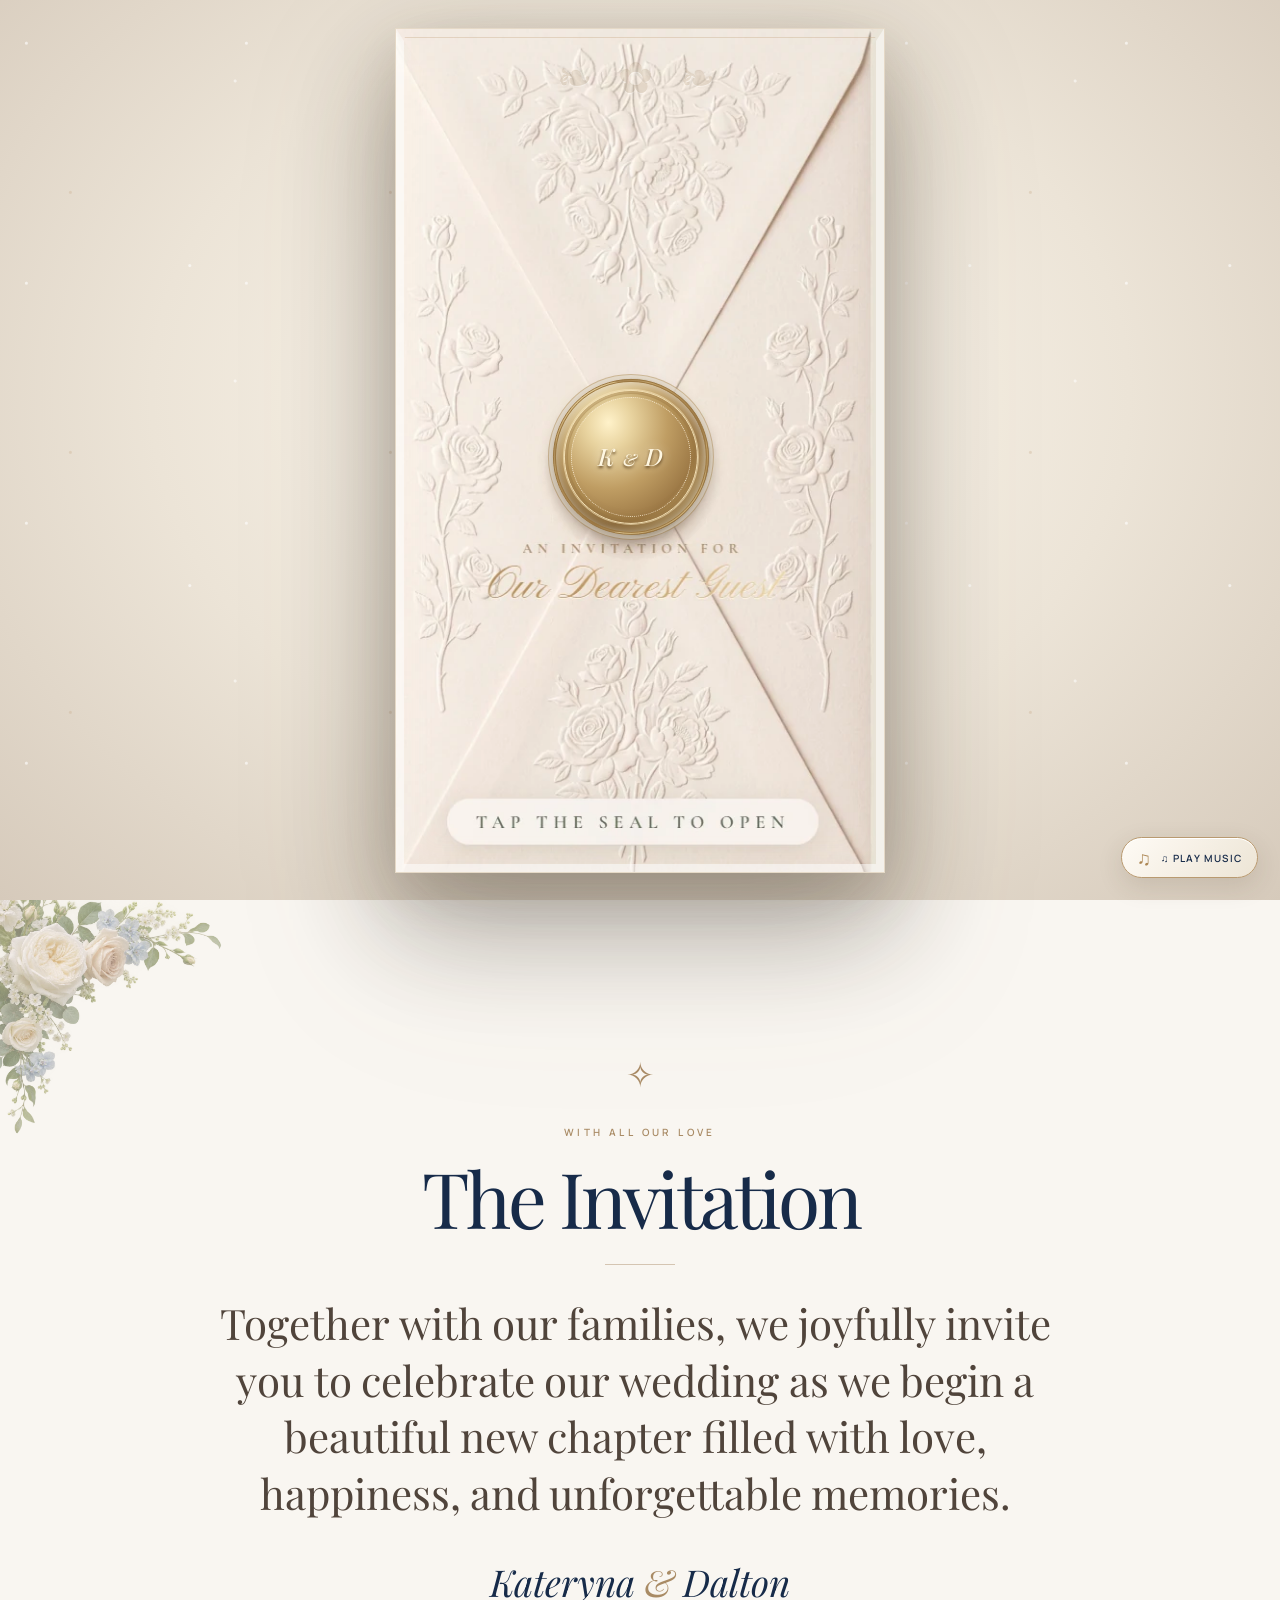
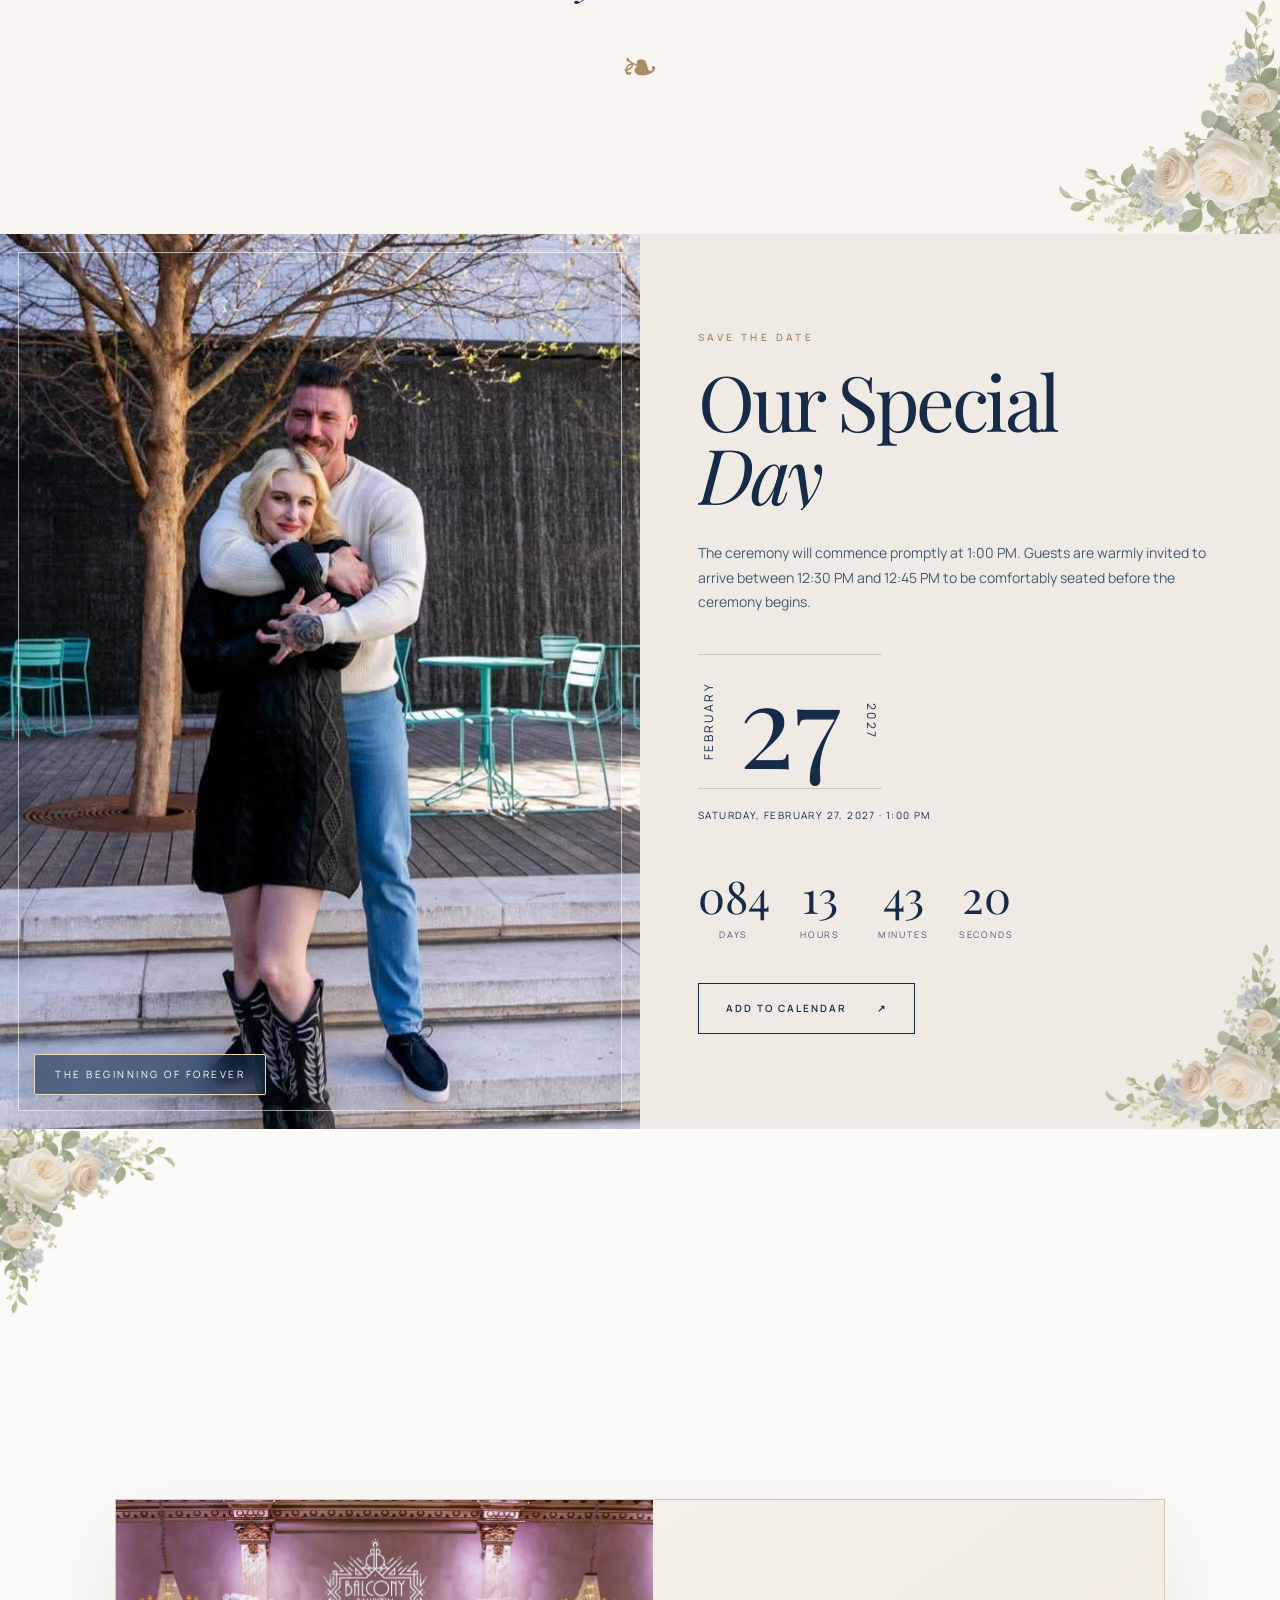
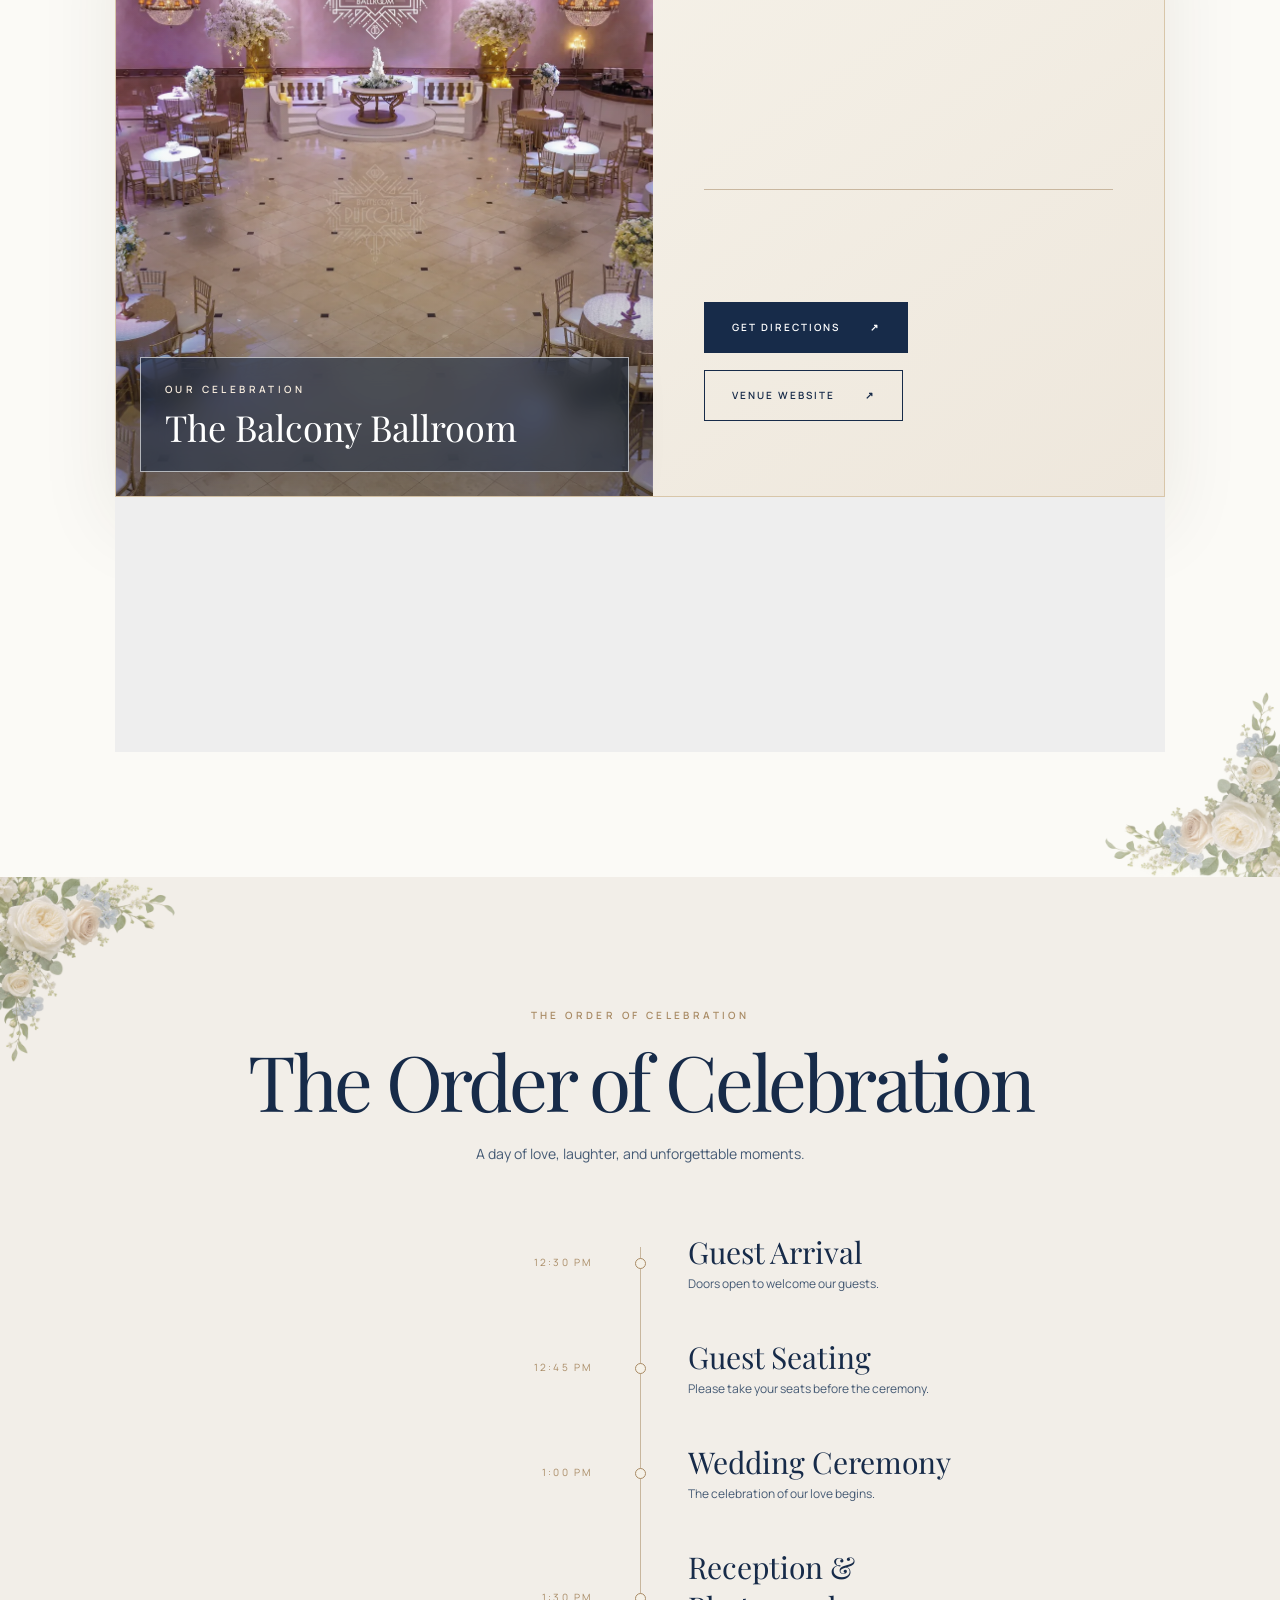
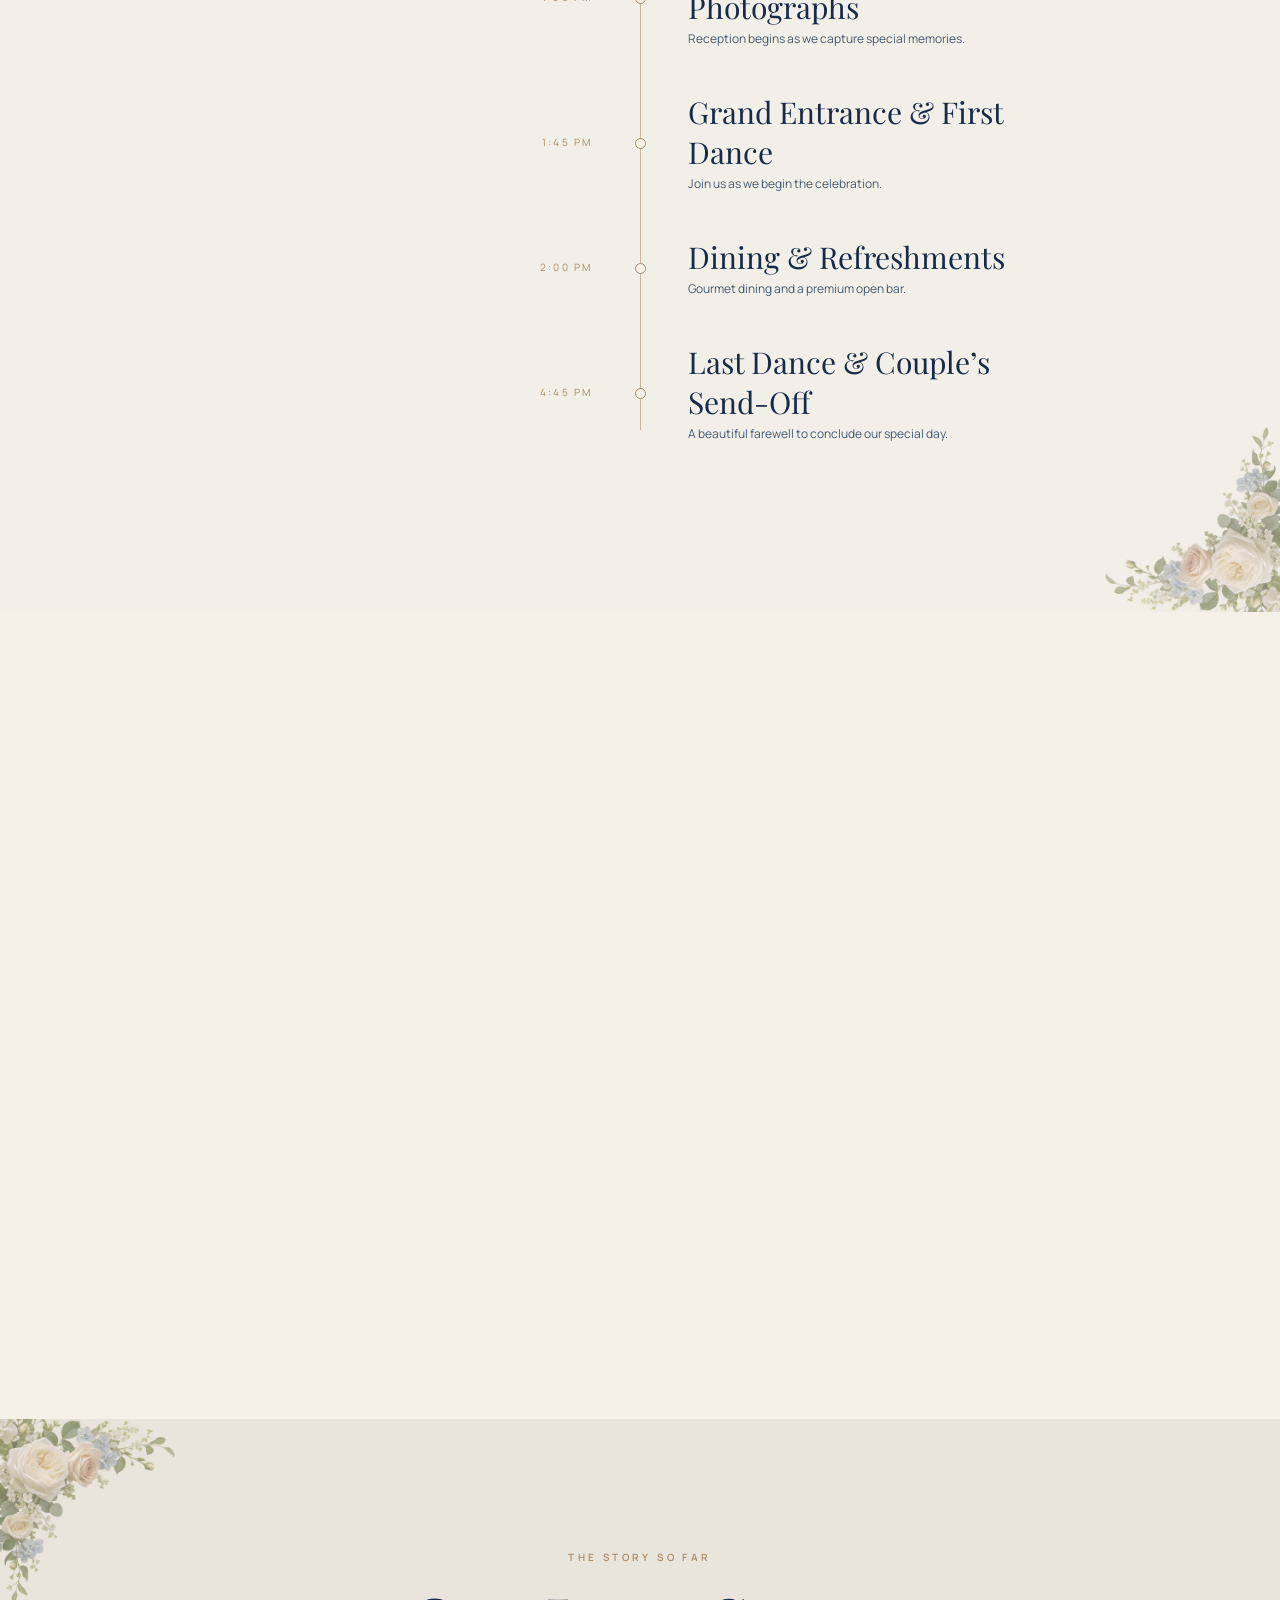
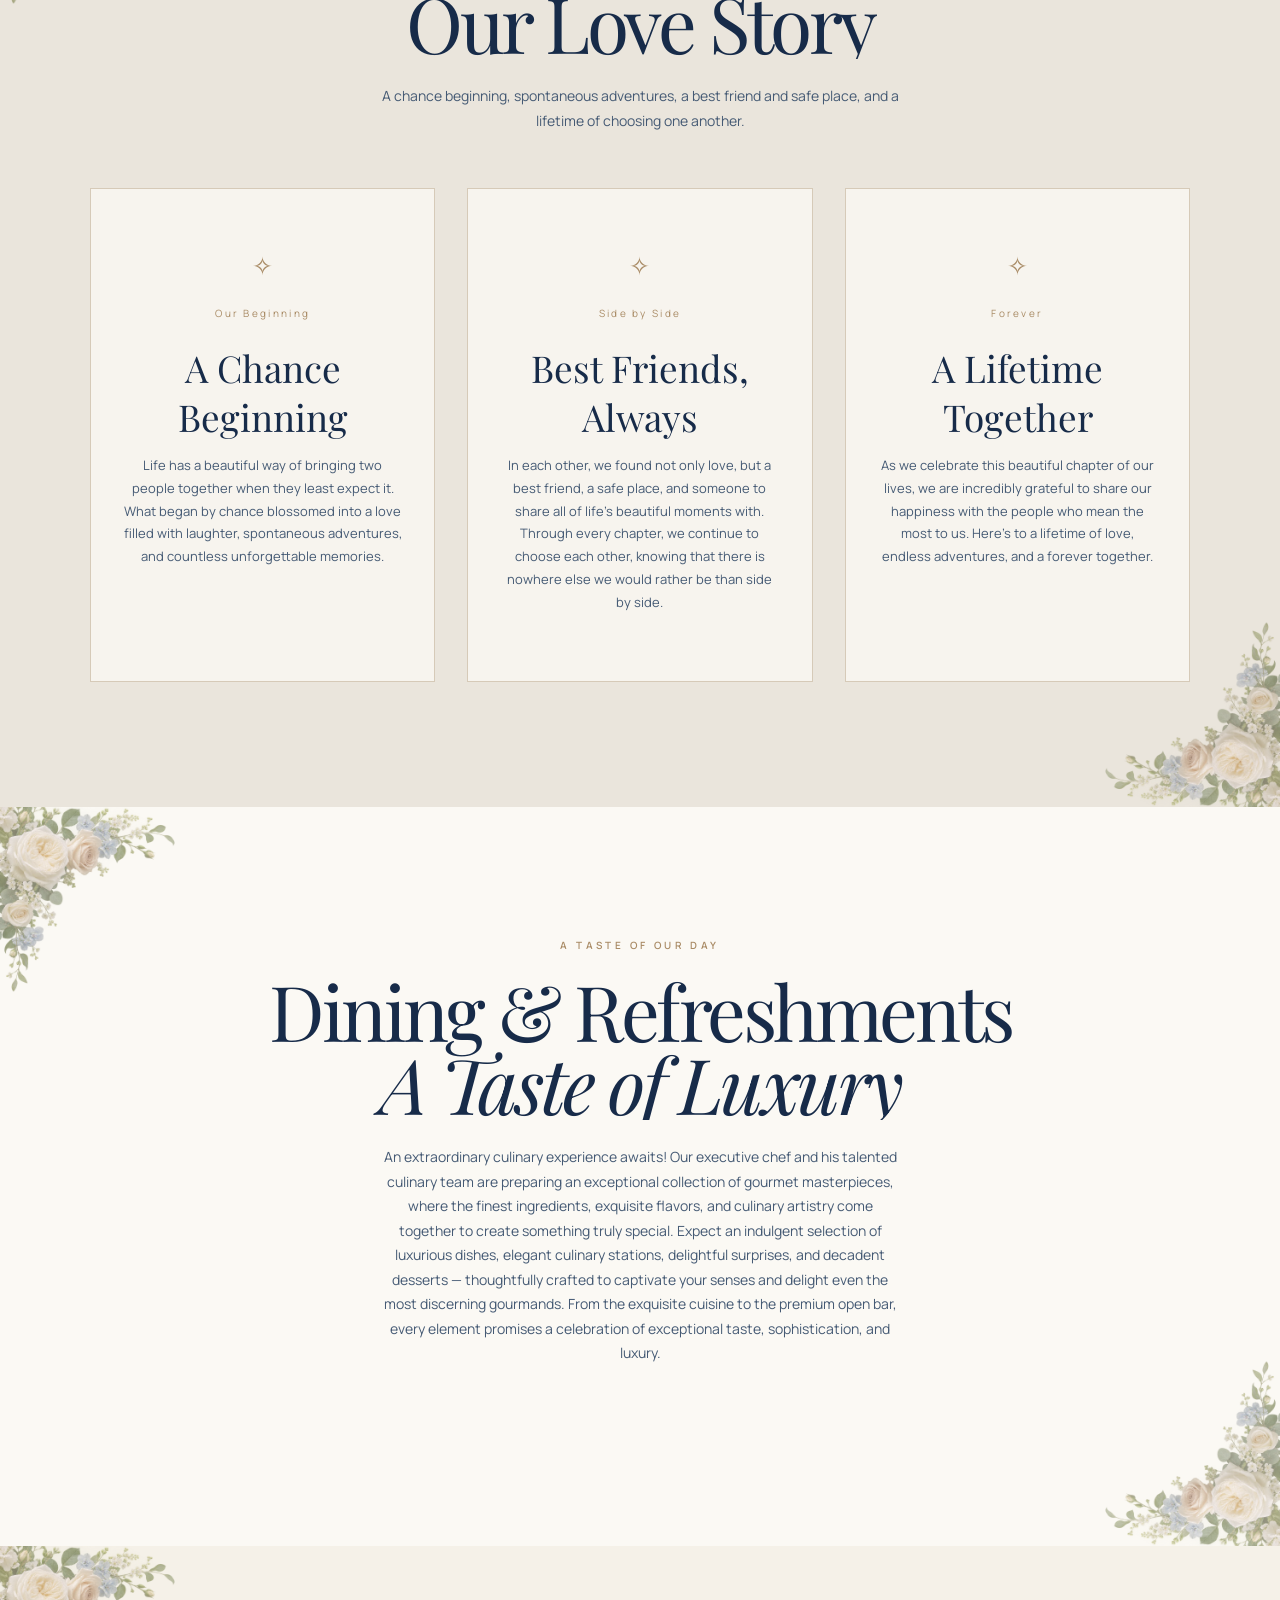
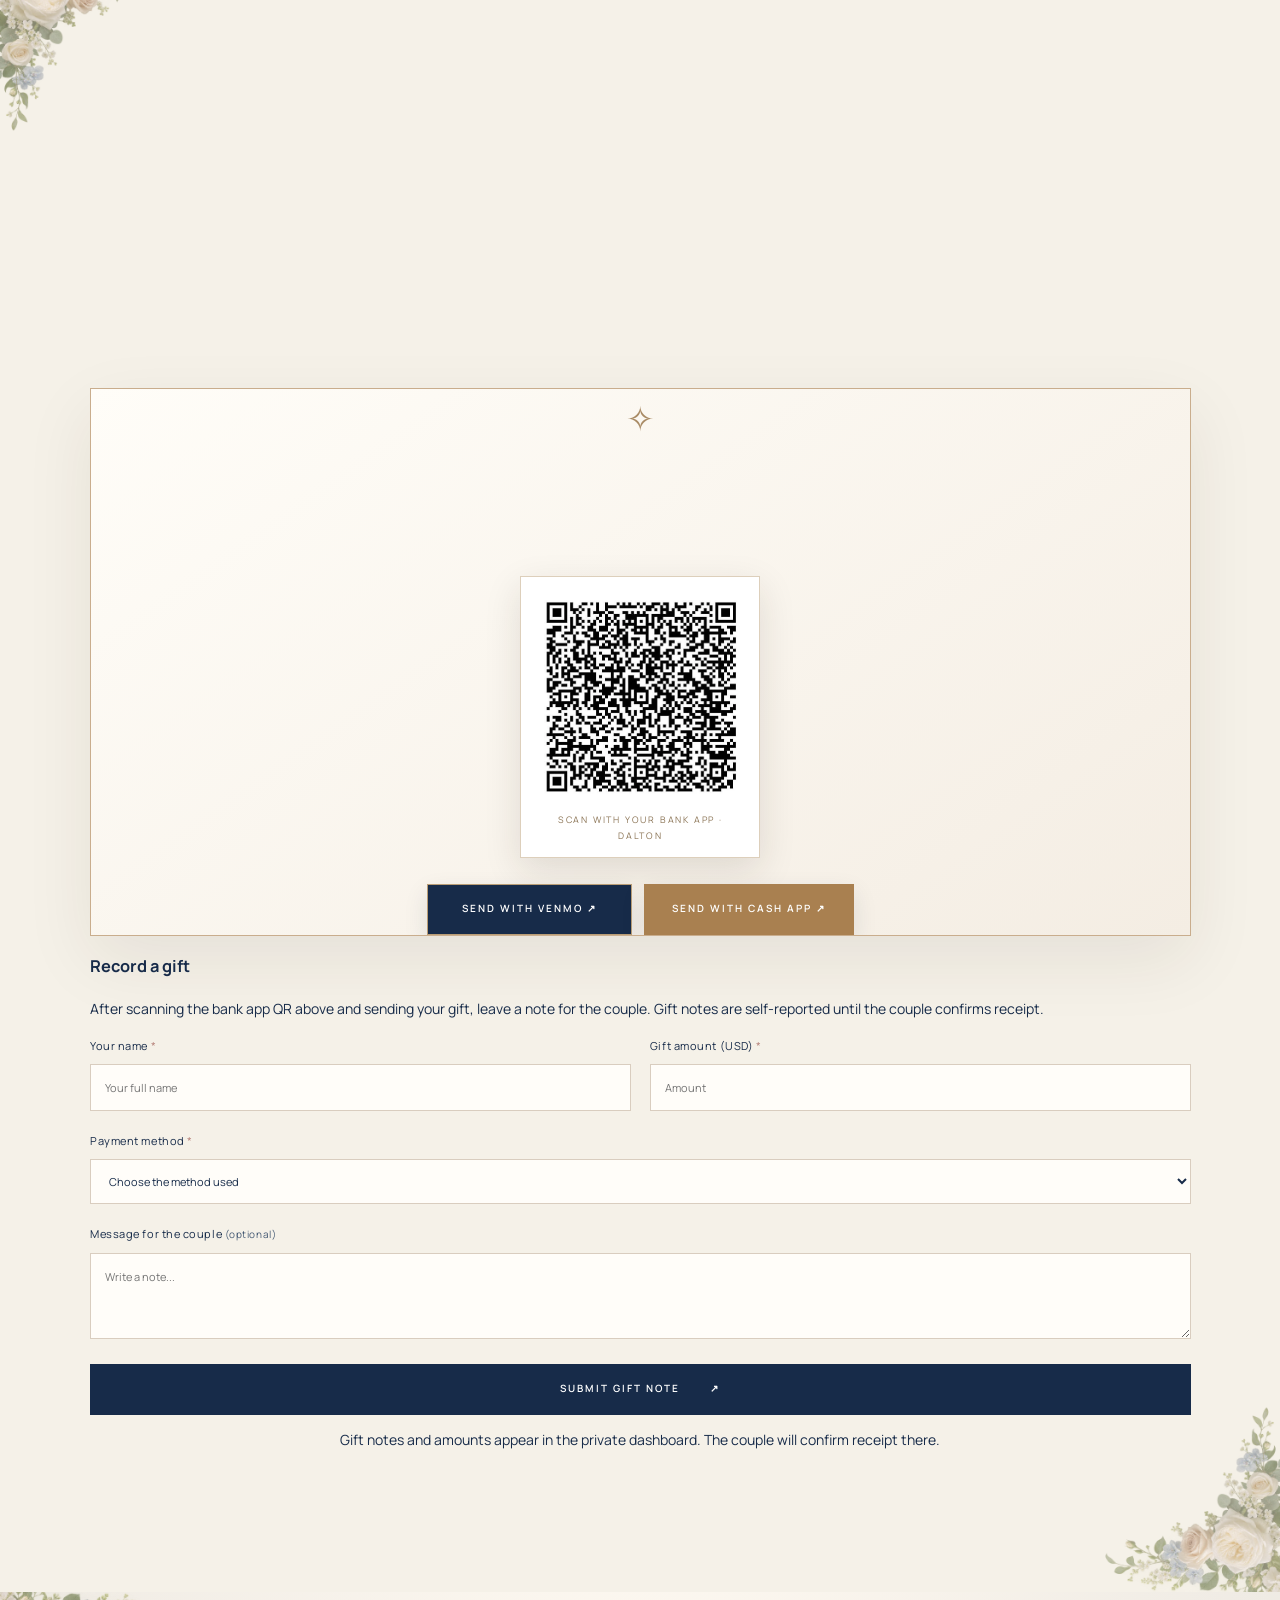
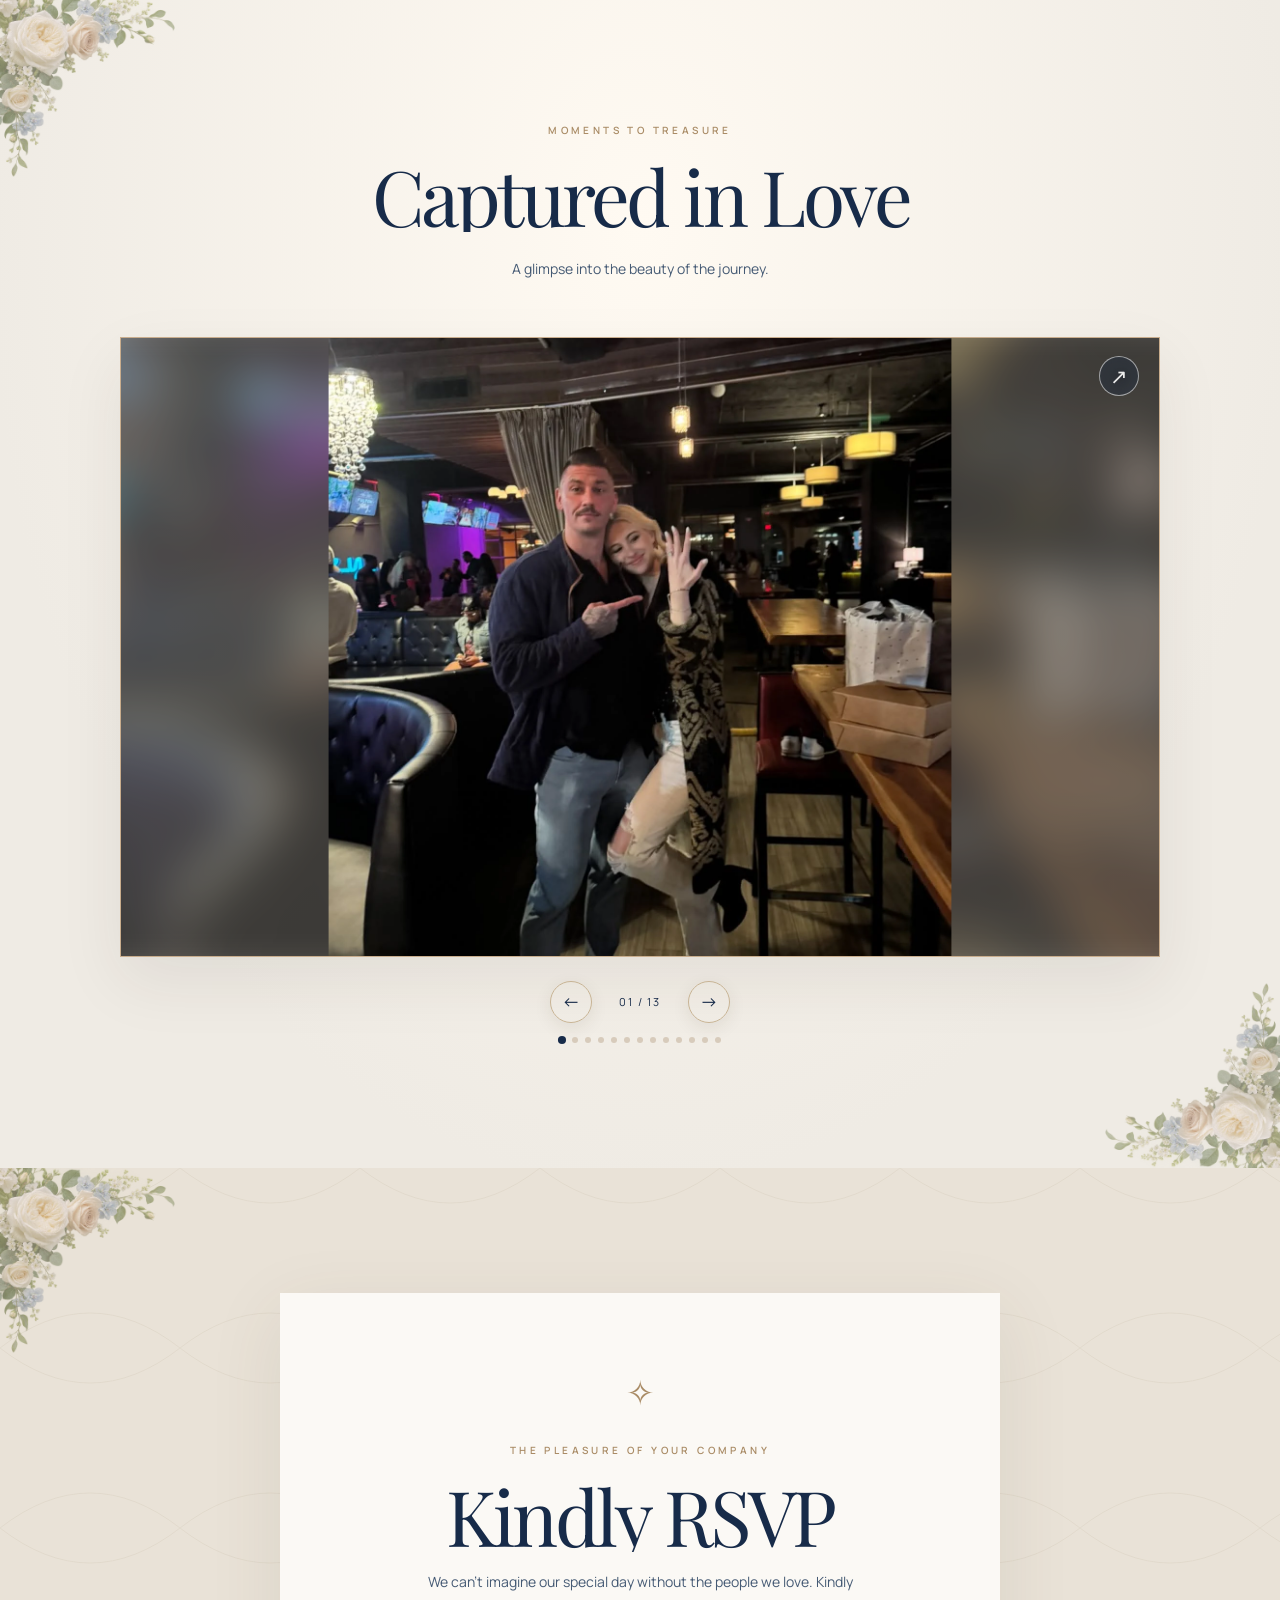
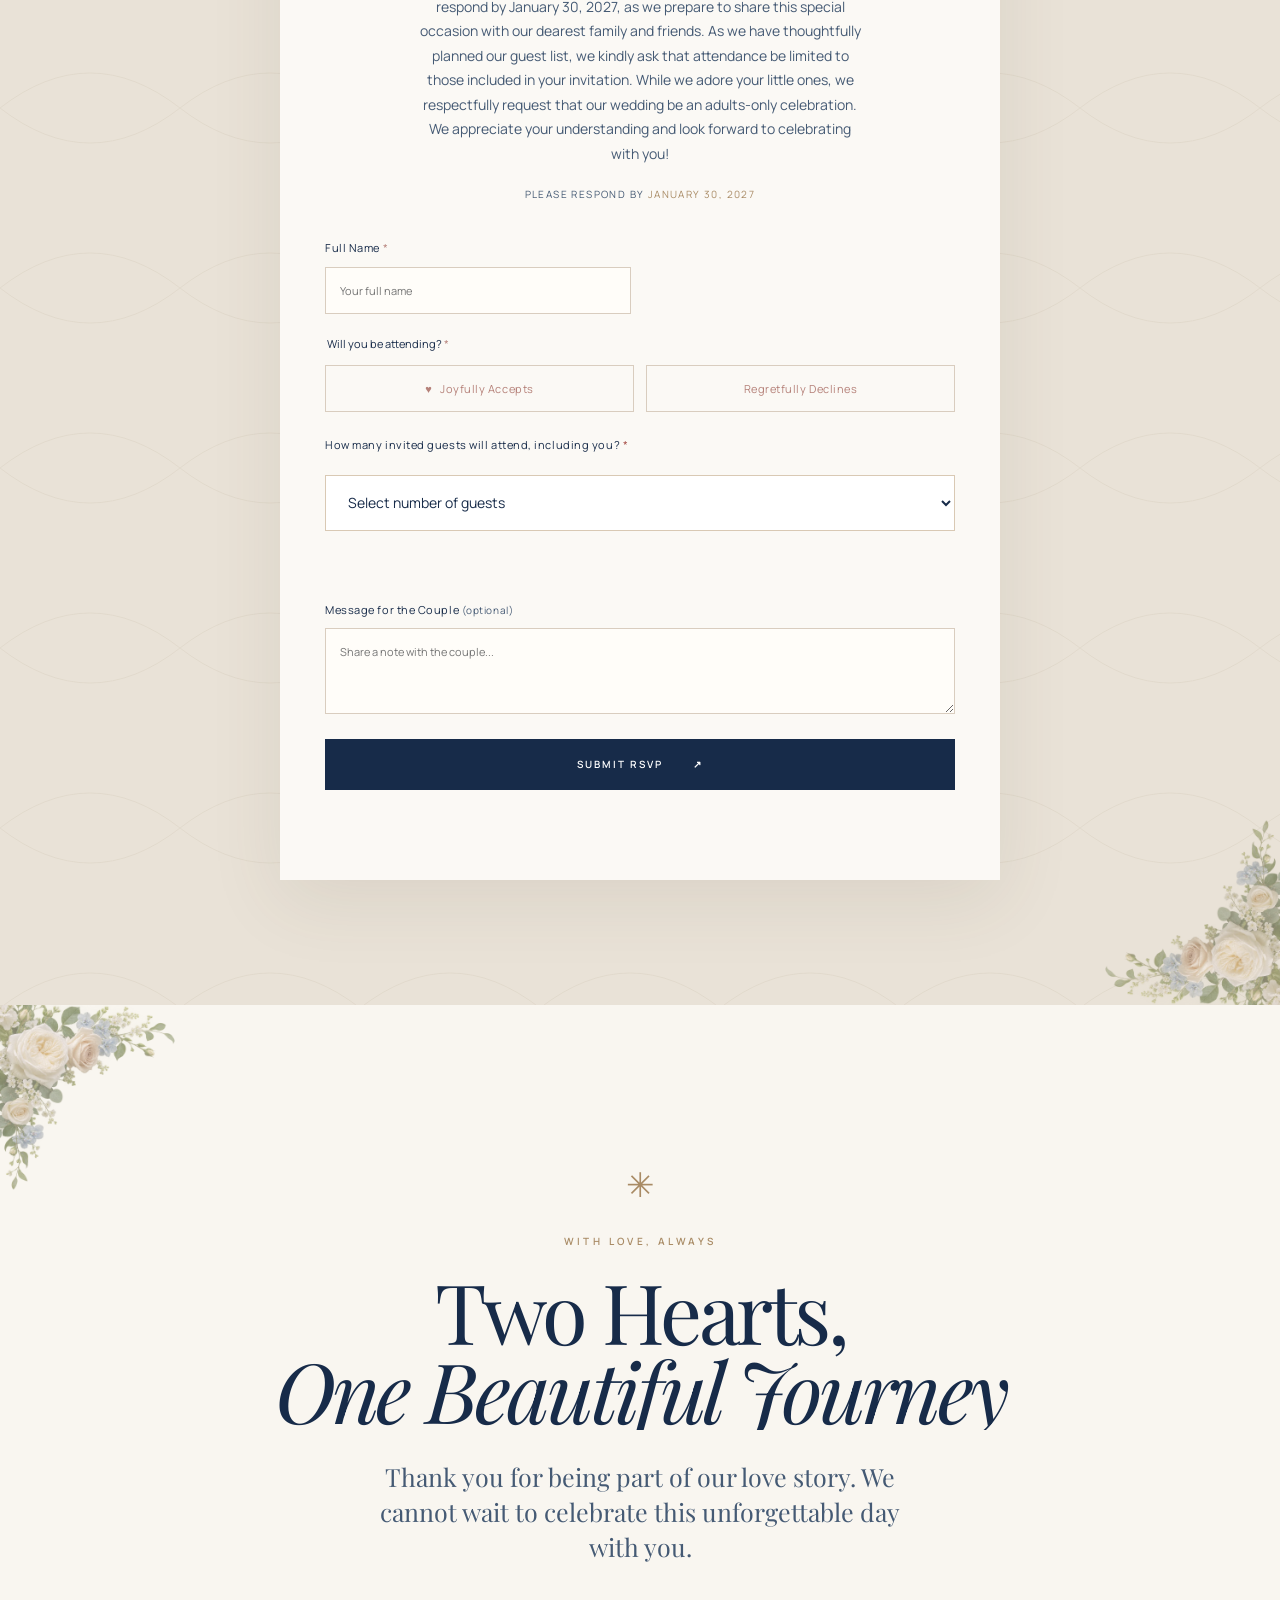
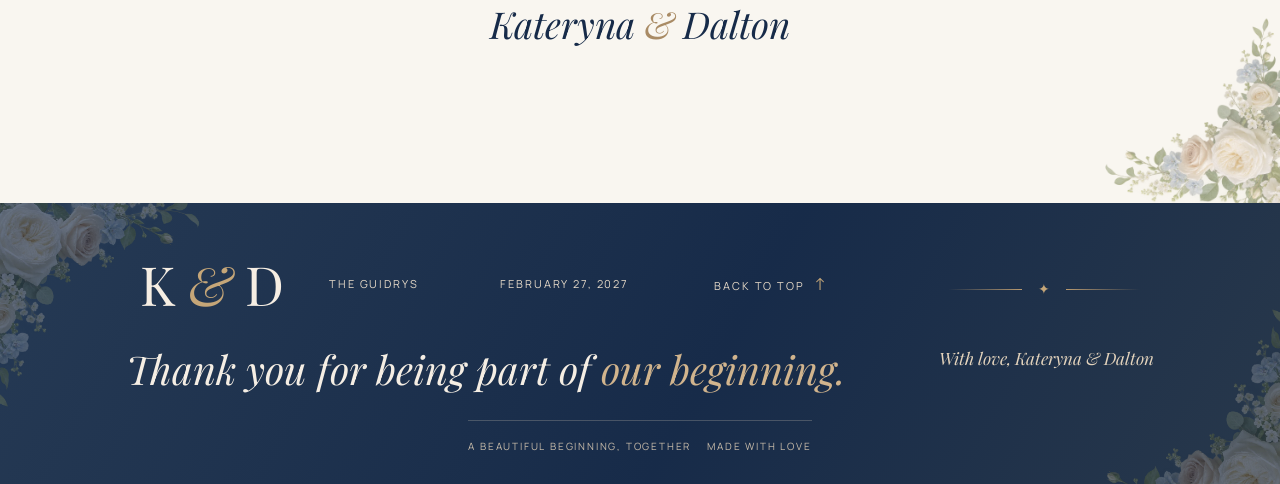
<file: index.html>
<!doctype html><html lang="en"><head><meta charset="utf-8"><meta name="viewport" content="width=device-width,initial-scale=1"><meta name="theme-color" content="#edf2f5"><meta name="description" content="Celebrate the wedding of Kateryna and Dalton Guidry on February 27, 2027, at The Balcony Ballroom in Metairie, Louisiana."><title>Kateryna & Dalton Guidry | Wedding Celebration</title><link rel="preconnect" href="https://fonts.googleapis.com"><link rel="preconnect" href="https://fonts.gstatic.com" crossorigin><link href="https://fonts.googleapis.com/css2?family=DM+Sans:wght@400;500;600;700&family=Manrope:wght@400;500;600&family=Playfair+Display:ital,wght@0,400;0,500;0,600;1,400;1,500&display=swap" rel="stylesheet"><style>
:root{--floral-art:url('/assets/floral-corner.webp')}

:root{--ivory:#f5f1e8;--cream:#e5ded2;--champagne:#c9ad8d;--gold:#ad9677;--ink:#172b49;--muted:#455a74;--light-blue:#dbeaf3;--dark-blue:#172b49;--pure-white:#fff;--pure-black:#111;--serif:'Playfair Display',Georgia,serif;--sans:'Manrope',Arial,sans-serif}*{box-sizing:border-box}html{scroll-behavior:smooth}body{margin:0;background:var(--ivory);color:var(--ink);font-family:var(--sans);font-size:14px;line-height:1.75}body.locked{overflow:hidden}a{color:inherit;text-decoration:none}button,input,select,textarea{font:inherit}button{cursor:pointer}button:focus-visible,a:focus-visible,input:focus-visible,select:focus-visible,textarea:focus-visible{outline:2px solid var(--gold);outline-offset:3px}img{max-width:100%}[hidden]{display:none!important}.eyebrow{font-size:10px;letter-spacing:.34em;font-weight:600;color:var(--gold);text-transform:uppercase}.eyebrow.light{color:#f5e8d7}.display{font-family:var(--serif);font-weight:400;font-size:clamp(56px,6vw,98px);letter-spacing:-.045em;line-height:.95;margin:18px 0 25px}.display em{font-weight:400}.section{padding:125px max(7%,24px);text-align:center;position:relative;overflow:hidden}.section-subtitle{color:var(--muted);font-size:14px;max-width:520px;margin:0 auto 55px}.section-ornament{display:block;color:var(--gold);font-size:34px;margin-bottom:14px}.tiny-rule,.thin-rule{height:1px;background:var(--gold);opacity:.45;width:70px;margin:30px auto}.preloader{position:fixed;inset:0;background:var(--ivory);z-index:200;display:flex;align-items:center;justify-content:center;flex-direction:column;gap:8px;transition:opacity .7s,visibility .7s}.preloader.hidden{opacity:0;visibility:hidden;pointer-events:none}.pre-monogram{font:52px var(--serif)}.pre-monogram em,.logo em,.footer-mark em{font-weight:400;color:var(--gold)}.pre-caption{letter-spacing:.37em;font-size:10px;color:var(--gold)}.invitation-overlay{position:fixed;inset:0;z-index:110;display:flex;justify-content:center;align-items:center;background:rgba(30,26,23,.85);padding:20px;backdrop-filter:blur(14px);opacity:1;transition:opacity .8s,visibility .8s}.invitation-overlay.closed{opacity:0;visibility:hidden;pointer-events:none}.invitation-card{position:relative;width:min(490px,100%);min-height:615px;display:flex;flex-direction:column;align-items:center;justify-content:center;text-align:center;padding:45px 35px;background:#f8f3e9;border:1px solid #dfd0ba;outline:1px solid #bda88c;outline-offset:-15px;box-shadow:0 30px 80px #0004}.invitation-card:before,.invitation-card:after{content:'❧';position:absolute;font:55px var(--serif);color:#ae997d}.invitation-card:before{left:30px;top:15px}.invitation-card:after{right:30px;bottom:15px;transform:rotate(180deg)}.flourish{color:var(--gold);letter-spacing:.5em;margin-bottom:20px}.invitation-monogram{font:42px var(--serif);color:var(--gold);margin:18px 0}.invitation-monogram i{font-size:25px}.invitation-card p{letter-spacing:.25em;font-size:10px;color:var(--muted)}.invitation-card h2{font:400 clamp(47px,7vw,69px)/.95 var(--serif);margin:12px 0}.invitation-card h2 em{color:var(--gold)}.invitation-card small{margin-top:23px;font:italic 18px var(--serif);color:var(--muted)}.btn{border:1px solid var(--ink);display:inline-flex;align-items:center;justify-content:center;gap:30px;min-height:51px;padding:14px 27px;font-size:10px;letter-spacing:.2em;font-weight:600;transition:transform .25s,background .25s,color .25s}.btn:hover{transform:translateY(-3px)}.btn-dark{background:var(--ink);color:white}.btn-dark:hover{background:#7e6550}.btn-outline{background:transparent;color:var(--ink)}.btn-outline:hover{background:var(--ink);color:#fff}.site-header{height:83px;position:absolute;top:0;left:0;right:0;z-index:30;display:flex;align-items:center;justify-content:space-between;padding:0 5.5%;color:white;border-bottom:1px solid #ffffff38}.site-header.scrolled{position:fixed;height:68px;background:#f8f5efed;color:var(--ink);border-color:#ded2c4;backdrop-filter:blur(20px)}.logo{font:31px var(--serif);white-space:nowrap}.site-header nav{display:flex;gap:28px}.site-header nav a,.nav-rsvp{font-size:10px;letter-spacing:.12em;white-space:nowrap}.site-header nav a:hover{color:var(--gold)}.nav-rsvp{border:1px solid currentColor;padding:10px 19px}.nav-rsvp span{margin-left:10px}.menu-toggle{display:none;background:none;border:0;color:inherit;font-size:25px}.hero{background:radial-gradient(ellipse at 50% 33%,#766c60 0%,#4b4743 42%,#252d37 100%);min-height:790px;height:100svh;max-height:1100px;position:relative;color:white;background:#514b46;overflow:hidden}.hero-video,.hero-photo{position:absolute;inset:0;width:100%;height:100%}.hero-video{object-fit:cover;object-position:center 48%;filter:saturate(.9) brightness(.82);z-index:0}.hero-photo{background-size:cover;background-position:center 52%;animation:heroZoom 18s ease-out both;opacity:.34;z-index:0}.hero-shade{position:absolute;inset:0;background:radial-gradient(circle at 50% 38%,rgba(208,166,118,.26),transparent 26%),linear-gradient(180deg,rgba(10,9,8,.34) 0%,rgba(15,12,10,.5) 35%,rgba(16,12,10,.74) 100%);z-index:1}.hero-frame{position:absolute;inset:102px 34px 34px;border:1px solid #ffffff5a;background:linear-gradient(180deg,rgba(255,255,255,.03),rgba(255,255,255,.015));display:flex;align-items:center;justify-content:center;text-align:center;z-index:2}.hero-topline{position:absolute;top:24px;letter-spacing:.38em;font-size:10px}.hero-center{padding:24px;max-width:min(980px,84vw)}.hero-flower{font-size:34px;color:#ecd5b2;margin-bottom:20px}.hero-names{display:flex;flex-direction:column;align-items:center;font:400 clamp(62px,9vw,138px)/.9 var(--serif);letter-spacing:-.045em;margin:28px auto 26px;text-wrap:balance}.hero-names .name-line{display:block}.hero-names .amp-line{display:block;font-size:.44em;line-height:.72;color:#dfc8a7;font-style:italic;margin:.06em 0 .03em}.hero-names .groom-name{font-weight:400}.hero-center p{font:italic clamp(26px,2.2vw,32px) var(--serif);margin:0}.hero-separator{display:flex;align-items:center;justify-content:center;gap:18px;color:var(--champagne);margin:24px auto}.hero-separator span{width:90px;height:1px;background:#ffffff80}.hero-center time{font-size:11px;letter-spacing:.29em;display:block}.hero-btn{display:inline-flex;gap:28px;border:1px solid #fff9;margin-top:34px;padding:14px 28px;font-size:10px;letter-spacing:.19em;transition:background .3s,transform .3s;backdrop-filter:blur(6px);box-shadow:0 12px 36px rgba(0,0,0,.12)}.hero-btn:hover{background:#fff2;transform:translateY(-2px)}.scroll-cue{position:absolute;left:50%;bottom:26px;transform:translateX(-50%);letter-spacing:.24em;font-size:9px;display:flex;align-items:center;gap:12px;padding:8px 12px;background:rgba(255,255,255,.04);backdrop-filter:blur(5px);border-radius:999px}.scroll-cue span{font-size:18px}.invitation-section{background:#f9f6f1;padding-top:145px;padding-bottom:140px}.invitation-section:before,.invitation-section:after{content:'❦';position:absolute;font:190px var(--serif);color:#c9b69b1e;top:60px}.invitation-section:before{left:-45px}.invitation-section:after{right:-45px;transform:scaleX(-1)}.invite-message{font:400 clamp(26px,3.3vw,42px)/1.35 var(--serif);max-width:850px;margin:0 auto;color:#50443b}.signature{font:italic 37px var(--serif);margin-top:35px}.signature span:first-child{color:var(--gold)}.subtle-floral{font:45px var(--serif);color:var(--gold);margin-top:28px}.date-section{display:grid;grid-template-columns:1fr 1fr;align-items:stretch;text-align:left;background:#efebe4;padding:0;min-height:750px}.date-image{min-height:750px;background-position:center;background-size:cover;position:relative}.photo-caption{position:absolute;bottom:40px;left:40px;border:1px solid #fffc;padding:11px 20px;color:#fff;font-size:10px;letter-spacing:.25em}.date-content{padding:95px 9%;display:flex;flex-direction:column;align-items:flex-start;justify-content:center}.date-content .display{margin-bottom:17px}.muted{color:var(--muted)}.date-display{border-top:1px solid #d4c7b6;border-bottom:1px solid #d4c7b6;display:flex;align-items:center;gap:20px;padding:18px 0;margin:25px 0 8px}.date-month,.date-year{font-size:12px;letter-spacing:.2em;writing-mode:vertical-rl}.date-month{transform:rotate(180deg)}.date-num{font:115px/.85 var(--serif)}.date-long{letter-spacing:.14em;font-size:10px}.countdown{display:flex;gap:18px;margin:40px 0}.countdown div{min-width:65px;text-align:center}.countdown b{display:block;font:45px/.9 var(--serif);font-weight:400}.countdown small{display:block;font-size:9px;letter-spacing:.2em;color:var(--muted);margin-top:12px}.venue-section{background:#fbfaf6}.venue-card{display:grid;grid-template-columns:1.05fr 1fr;max-width:1050px;margin:auto;text-align:left;box-shadow:0 15px 65px #382c1b0d}.venue-visual{min-height:440px;display:grid;place-items:center;background:linear-gradient(120deg,rgba(23,43,73,.34),rgba(29,25,22,.2)),url('/assets/balcony-ballroom.webp') center 55%/cover}.venue-visual-inner{border:1px solid #fff8;padding:60px 35px;text-align:center;color:white;width:83%}.venue-visual-inner h3{font:42px var(--serif);margin:12px 0}.location-symbol{font-size:43px;display:block}.venue-info{background:#f0ebe4;padding:75px 10%;display:flex;flex-direction:column;align-items:flex-start;justify-content:center}.venue-info h3{font:50px/.96 var(--serif);margin:15px 0}.venue-info p{color:var(--muted)}.venue-line{height:1px;background:#c9b79f;width:100%;margin:18px 0}.venue-info .btn{margin-top:17px}.map-wrap{max-width:1050px;margin:0 auto;background:#eee;min-height:255px}.map-wrap iframe{width:100%;height:255px;border:0;display:block;filter:grayscale(.7)}.schedule-section{background:#f2eee8}.timeline{max-width:740px;margin:65px auto 0;position:relative;text-align:left}.timeline:before{content:'';position:absolute;left:50%;top:15px;bottom:15px;width:1px;background:#c8b69d}.timeline-item{display:grid;grid-template-columns:1fr 45px 1fr;align-items:center;margin-bottom:42px}.timeline-dot{height:11px;width:11px;border:1px solid var(--gold);border-radius:50%;background:var(--ivory);z-index:1;justify-self:center}.timeline-time{font-size:10px;letter-spacing:.22em;color:var(--gold);text-align:right;padding-right:25px}.timeline-event{padding-left:25px}.timeline-event h3{font:30px var(--serif);margin:0}.timeline-event p{color:var(--muted);margin:1px 0;font-size:12px}.dress-section{background:#f8f5ef;text-align:left}.dress-layout{max-width:1130px;margin:auto;display:grid;grid-template-columns:1fr 1fr;gap:90px;align-items:center}.dress-layout p{color:var(--muted);max-width:480px}.swatches{display:flex;gap:15px;margin:28px 0}.swatches span{width:42px;height:42px;border-radius:50%;background:var(--swatch);box-shadow:0 0 0 5px var(--ivory),0 0 0 6px #bdae9e}.dress-layout small{font-size:9px;letter-spacing:.2em;color:var(--muted)}.dress-art{min-height:460px;border:1px solid #cdbda6;padding:20px;background:linear-gradient(145deg,#ede1d0,#ddd5c9)}.dress-art-box{height:100%;min-height:417px;border:1px solid #c9b8a3;display:flex;flex-direction:column;align-items:center;justify-content:center;text-align:center;font:56px/1.03 var(--serif);color:#8e765c}.dress-art-box em{font-weight:400}.dress-art-box span{font-size:55px;margin-top:30px}.story-section{background:#eae5dc}.story-items{display:grid;grid-template-columns:repeat(3,1fr);gap:32px;max-width:1100px;margin:auto}.story-item{background:#f7f4ee;padding:55px 32px;border:1px solid #d6cab8}.story-item span{letter-spacing:.23em;color:var(--gold);font-size:10px}.story-item h3{font:37px var(--serif);margin:18px 0 12px}.story-item p{font-size:13px;color:var(--muted)}.story-item:before{content:'✧';display:block;font-size:25px;color:var(--gold);margin-bottom:12px}.menu-section{background:#fbf9f4}.menu-cards{display:grid;grid-template-columns:repeat(3,1fr);max-width:1050px;gap:22px;margin:auto}.menu-card{border:1px solid #d9ccb9;padding:45px 25px}.menu-card:before{content:'❦';font:40px var(--serif);color:var(--gold)}.menu-card h3{font:38px var(--serif);margin:17px 0 25px}.menu-card p{font:19px/1.8 var(--serif);margin:5px 0;color:#655a51}.menu-note{color:var(--muted);margin-top:35px;font:italic 22px var(--serif)}.gallery-section{background:#efebe4}.gallery-grid{display:grid;grid-template-columns:repeat(3,1fr);grid-auto-rows:245px;gap:13px;max-width:1120px;margin:auto}.gallery-grid button{border:0;padding:0;overflow:hidden;position:relative;background:#d8c9b7}.gallery-grid button:first-child{grid-row:span 2}.gallery-grid button:last-child{grid-column:span 2}.gallery-grid img{width:100%;height:100%;object-fit:cover;transition:transform .7s}.gallery-grid button:hover img{transform:scale(1.08)}.gallery-grid button:after{content:'↗';position:absolute;top:15px;right:17px;color:#fff;font-size:20px}.lightbox{position:fixed;inset:0;border:0;background:#191714ec;padding:60px 15px;max-width:none;max-height:none;width:100vw;height:100vh;overflow:hidden}.lightbox::backdrop{background:#000d}.lightbox img{display:block;max-width:100%;max-height:100%;width:auto;margin:auto;object-fit:contain}.lightbox button{position:absolute;right:25px;top:15px;font-size:36px;color:#fff;background:none;border:0}.rsvp-section{background:#e9e2d7 url('data:image/svg+xml,%3Csvg xmlns="http://www.w3.org/2000/svg" width="180" height="180"%3E%3Cpath d="M0 0Q90 70 180 0M0 180Q90 110 180 180" stroke="%23b4a58d" stroke-opacity=".15" fill="none"/%3E%3C/svg%3E')}.rsvp-inner{width:min(720px,100%);padding:70px min(7%,45px);margin:auto;background:#fbf9f5;box-shadow:0 20px 70px #55463419}.rsvp-inner>.display{margin-bottom:18px}.rsvp-inner>p{color:var(--muted);max-width:450px;margin:0 auto 20px}.rsvp-deadline{font-size:10px;letter-spacing:.14em;margin-bottom:35px;color:var(--muted)}.rsvp-deadline span{color:var(--gold)}form{text-align:left}form label{display:block;font-size:11px;letter-spacing:.05em;margin-bottom:20px}form label>span,fieldset span:not(.attendance-options span){color:#b58179}form label small{color:var(--muted);font-size:10px}input:not([type=radio]),textarea,select{display:block;width:100%;border:1px solid #d9cdbf;background:#fffdf9;padding:13px 14px;margin-top:9px;color:var(--ink);border-radius:0;outline-offset:1px}textarea{resize:vertical}.form-row{display:grid;grid-template-columns:1fr 1fr;gap:19px}fieldset{border:0;margin:0;padding:0}legend{font-size:11px;margin-bottom:12px}.attendance-options{display:flex;gap:12px;margin-bottom:23px}.attendance-options label{margin:0;flex:1;cursor:pointer}.attendance-options input{position:absolute;opacity:0}.attendance-options label span{display:block;border:1px solid #d9cdbf;text-align:center;padding:13px 7px;font-size:11px;transition:.25s}.attendance-options input:checked+span{background:var(--ink);color:#fff;border-color:var(--ink)}.attendance-options input:focus-visible+span{outline:2px solid var(--gold)}.submit-btn{width:100%;margin-top:5px}#formStatus{text-align:center;margin-top:20px;font-size:13px}#formStatus.success{color:#3f7255}#formStatus.error{color:#ab3b38}.closing-section{padding-top:150px;padding-bottom:155px;background:#f9f6f0}.closing-section .display{font-size:clamp(55px,6.5vw,97px)}.closing-section>p{max-width:550px;margin:30px auto;font:25px/1.4 var(--serif);color:var(--muted)}footer{padding:45px 7%;display:flex;align-items:center;justify-content:space-between;gap:20px;flex-wrap:wrap;background:#342f2a;color:#eee3d4}footer .footer-mark{font:39px var(--serif)}footer>span,footer>a:not(.footer-mark){font-size:10px;letter-spacing:.2em}footer p{width:100%;margin:0;text-align:center;font:italic 18px var(--serif);color:#bcae9d}.mobile-rsvp{display:none}.reveal{opacity:0;transform:translateY(28px);transition:opacity .9s ease,transform .9s ease}.reveal.visible{opacity:1;transform:none}@keyframes heroZoom{from{transform:scale(1.07)}to{transform:scale(1)}}@media(max-width:1100px){.site-header nav{gap:13px}.site-header nav a{font-size:9px}.hero-names{font-size:clamp(58px,10vw,118px)}}@media(max-width:760px){.section{padding:88px 20px}.site-header{height:70px;padding:0 23px}.site-header.scrolled{height:63px}.site-header nav{display:none;position:absolute;top:100%;left:0;right:0;background:#f8f5ef;color:var(--ink);flex-direction:column;padding:25px;gap:18px;box-shadow:0 15px 20px #0002}.site-header nav.open{display:flex}.site-header nav a{font-size:12px}.menu-toggle{display:block}.nav-rsvp{margin-left:auto;margin-right:18px;padding:8px 12px}.hero{height:90svh;min-height:620px}.hero-video{object-position:center 45%}.hero-frame{inset:84px 15px 20px}.hero-center{padding:14px;max-width:92vw}.hero-names{font-size:clamp(52px,12vw,88px);margin:22px 0}.hero-center p{font-size:23px}.hero-topline{font-size:8px}.hero-center time{font-size:9px}.hero-btn{margin-top:20px}.scroll-cue{font-size:8px;bottom:16px}.invitation-section{padding:100px 25px}.invite-message{font-size:29px}.date-section{grid-template-columns:1fr}.date-image{min-height:430px}.date-content{padding:75px 9%;align-items:center;text-align:center}.date-display{justify-content:center}.venue-card{grid-template-columns:1fr}.venue-visual{min-height:340px}.venue-info{padding:50px 10%}.timeline:before{left:119px}.timeline-item{grid-template-columns:95px 49px 1fr}.timeline-time{font-size:9px;padding-right:8px}.timeline-event{padding-left:10px}.timeline-event h3{font-size:26px}.dress-layout{grid-template-columns:1fr;gap:50px}.dress-art{min-height:350px}.dress-art-box{min-height:310px}.story-items,.menu-cards{grid-template-columns:1fr}.story-item{padding:30px}.gallery-grid{grid-template-columns:repeat(2,1fr);grid-auto-rows:200px}.gallery-grid button:first-child{grid-row:span 2}.gallery-grid button:last-child{grid-column:span 1}.rsvp-section{padding:65px 15px}.rsvp-inner{padding:55px 20px}.mobile-rsvp{display:flex;align-items:center;gap:20px;background:var(--ink);color:#fff;box-shadow:0 10px 30px #0003;padding:12px 22px;position:fixed;right:18px;bottom:18px;z-index:25;letter-spacing:.2em;font-size:11px}.form-row{grid-template-columns:1fr;gap:0}.attendance-options{flex-direction:column}.closing-section{padding:95px 20px}footer{justify-content:center;text-align:center}footer p{line-height:1.3}}@media(max-width:390px){.hero-names{font-size:48px}.countdown{gap:8px}.countdown div{min-width:55px}.countdown b{font-size:36px}.display{font-size:55px}.invitation-card{min-height:570px;padding:40px 20px}}
@media(prefers-reduced-motion:reduce){html{scroll-behavior:auto}*,*:before,*:after{animation:none!important;transition:none!important}.reveal{opacity:1;transform:none}}


/* PREMIUM REVISION: deliberately scoped to invitation/hero/section floral decorations */
:root {--serif:'Playfair Display',Georgia,serif;--sans:'Manrope',Arial,sans-serif;--gold:#a98b65}
body{font-family:var(--sans)}
/* Real floral artwork: no Unicode symbols */
.section:before,.section:after{content:""!important;position:absolute!important;width:clamp(105px,15vw,220px);height:clamp(95px,15vw,220px);background-image:var(--floral-art);background-size:contain;background-position:left top;background-repeat:no-repeat;opacity:.58;z-index:0;pointer-events:none;top:0;left:0;transform:none!important;font-size:0!important}
.section:after{top:auto;left:auto;right:0;bottom:0;transform:rotate(180deg)!important;opacity:.52}
.section>*{position:relative;z-index:1}
.invitation-section:before,.invitation-section:after{content:""!important;font-size:0!important;width:clamp(115px,19vw,260px);height:clamp(115px,19vw,260px);background-image:var(--floral-art);background-size:contain;background-repeat:no-repeat;background-position:left top;opacity:.55;pointer-events:none}
.invitation-section:before{top:0;left:0}.invitation-section:after{top:auto;bottom:0;right:0;transform:rotate(180deg)!important}
/* Opening invitation - physical double-door card animation */
.invitation-overlay{background:radial-gradient(ellipse at center,rgba(113,92,75,.43),rgba(16,14,14,.94) 78%);perspective:1400px;padding:24px 12px}
.luxury-invite{position:relative;width:min(510px,calc(100vw - 30px));height:min(665px,calc(100dvh - 34px));min-height:490px;padding:0;border:1px solid rgba(218,198,170,.8);border-radius:3px;outline:none;box-shadow:0 28px 90px rgba(0,0,0,.35);background:#f8f2e8;overflow:visible;display:block;transform-style:preserve-3d}
.luxury-invite:before,.luxury-invite:after{display:none!important}
.envelope-cover{position:absolute;inset:0;background:#f8f2e8;z-index:8;overflow:hidden;display:grid;place-items:center;transition:opacity .28s ease .14s,visibility 0s linear .45s;box-shadow:inset 0 0 0 11px #f8f2e8,inset 0 0 0 12px #d8c2a7}
.cover-floral{position:absolute;background:var(--floral-art) center/contain no-repeat;width:54%;height:45%;pointer-events:none;opacity:.92}
.cover-floral.top-left{left:-5%;top:-5%;background-position:top left}.cover-floral.bottom-right{right:-5%;bottom:-5%;transform:rotate(180deg)}
.cover-contents{position:relative;z-index:2;text-align:center;display:flex;flex-direction:column;align-items:center;justify-content:center;gap:0;padding:clamp(20px,4vw,36px);width:100%;height:100%}
.cover-eyebrow{font:600 10px var(--sans);letter-spacing:.32em;color:#8b6d51;margin-bottom:16px}
.cover-monogram{font:400 40px var(--serif);color:#8d6b51;letter-spacing:-.02em;margin:10px 0 8px}.cover-monogram i{font-style:italic;color:#ba9b72}
.cover-rule{height:1px;width:54px;background:#c3aa89;margin:8px auto 19px}
.cover-contents h2{font:400 clamp(32px,5vw,44px)/1.2 var(--serif);letter-spacing:-.02em;color:#41392f;margin:0 0 14px}
.cover-contents>p{font:600 9px var(--sans);color:#947d68;letter-spacing:.21em;margin:0 0 10px}
.cover-names{font:400 clamp(27px,5vw,40px)/1.3 var(--serif);color:#3a342e;max-width:390px;margin-bottom:28px;text-wrap:balance}
.cover-names em{color:#aa8d69;font-style:italic}
.open-invite-button{background:#3c342d;color:#fdf8f0;border:1px solid #3c342d;border-radius:2px;display:inline-flex;align-items:center;justify-content:center;gap:27px;min-width:235px;min-height:52px;padding:15px 24px;font:600 10px var(--sans);letter-spacing:.19em;box-shadow:0 10px 25px rgba(70,53,37,.18);transition:transform .25s,background .25s}
.open-invite-button:hover{transform:translateY(-3px);background:#776047}
.cover-footer{font:italic 15px var(--serif);color:#967e66;margin-top:17px}
.paper-interior{opacity:0;transition:opacity .25s ease .12s;position:absolute;inset:0;background:linear-gradient(150deg,#fffaf3,#f1e8dc);display:flex;flex-direction:column;justify-content:center;align-items:center;gap:14px;text-align:center;padding:45px;z-index:2;overflow:hidden}
.paper-interior h2{font:400 clamp(37px,5vw,58px)/1.2 var(--serif);letter-spacing:-.03em;margin:10px 0;color:#342f2a}.paper-interior h2 em{color:#b28c63;font-weight:400}
.paper-interior p{max-width:330px;font:italic 18px/1.5 var(--serif);color:#7f6d5c;margin:0}
.inside-date{font:600 10px var(--sans);letter-spacing:.23em;color:#9b7d5b;margin-top:8px}
.inside-flower{position:absolute;width:40%;height:35%;background:var(--floral-art) center/contain no-repeat;pointer-events:none;opacity:.5}.inside-flower.tl{left:-5%;top:-5%}.inside-flower.br{right:-5%;bottom:-5%;transform:rotate(180deg)}
.fold-door{position:absolute;top:0;bottom:0;width:50%;background:linear-gradient(135deg,#f4ecdf,#e9dccb);z-index:5;opacity:0;pointer-events:none;box-shadow:inset 0 0 0 1px rgba(192,159,117,.45);transition:transform 1.5s cubic-bezier(.15,.75,.12,1),opacity .3s}
.fold-left{left:0;transform-origin:left;transform:perspective(1000px) rotateY(0deg)}.fold-right{right:0;transform-origin:right;transform:perspective(1000px) rotateY(0deg)}
.fold-door:after{content:"";display:block;background:var(--floral-art) center/contain no-repeat;position:absolute;inset:6%;opacity:.45}
.fold-right:after{transform:rotate(180deg)}
.luxury-invite.opening .paper-interior{opacity:1}.luxury-invite.opening .envelope-cover{opacity:0;visibility:hidden}
.luxury-invite.opening .fold-door{opacity:1}
.luxury-invite.opened .fold-left{transform:perspective(1000px) rotateY(-125deg)}
.luxury-invite.opened .fold-right{transform:perspective(1000px) rotateY(125deg)}
/* Hero background: professional photo with tasteful real video light overlay */
.hero{min-height:760px;height:100svh;max-height:none;background:#191914;overflow:hidden}
.hero-photo{animation:none!important;opacity:1!important;background-position:56% center;filter:brightness(.85) saturate(.86);transform:none!important}
.hero-video{display:block!important;z-index:1;object-fit:cover;opacity:.10;mix-blend-mode:screen;filter:blur(2px) saturate(.55);pointer-events:none}
.hero-shade{z-index:2;background:linear-gradient(90deg,rgba(10,15,12,.81),rgba(18,22,16,.56) 48%,rgba(10,12,10,.25) 100%),linear-gradient(0deg,rgba(4,6,5,.72),transparent 55%)}
.hero-frame{inset:95px 28px 30px;z-index:3;border:1px solid rgba(255,255,255,.34);display:flex;flex-direction:column;justify-content:center;align-items:center;padding:20px 24px 110px}
.hero-frame:before,.hero-frame:after{content:"";display:block;position:absolute;width:200px;height:200px;background:var(--floral-art) left top/contain no-repeat;opacity:.8;pointer-events:none;z-index:0;transform:none}
.hero-frame:before{top:-15px;left:-12px}.hero-frame:after{right:-12px;bottom:-15px;transform:rotate(180deg)}
.hero-topline{top:32px;font-size:10px;letter-spacing:.28em;z-index:2}
.hero-center{position:relative;z-index:2;padding:0;max-width:min(900px,90%);display:flex;flex-direction:column;align-items:center;justify-content:center;gap:0}
.hero-flower{font-size:19px;color:#e4d2b8;margin:0 0 14px}
.hero-names{font:400 clamp(50px,7.1vw,100px)/1.12 var(--serif);margin:14px auto 17px;letter-spacing:-.055em;gap:0;text-shadow:0 4px 22px rgba(0,0,0,.25);max-width:100%}
.hero-names .name-line{max-width:100%;overflow-wrap:anywhere}.hero-names .amp-line{font-size:.42em;line-height:1.15;margin:0;color:#e8cda7}
.hero-center p{font:italic clamp(24px,2.3vw,31px) var(--serif);margin:0 0 4px}
.hero-separator{margin:14px auto 12px}.hero-center time{font-size:10px;letter-spacing:.18em}
.hero-btn{margin-top:25px;padding:14px 31px;border:1px solid rgba(255,255,255,.7);border-radius:2px;font:600 10px var(--sans);letter-spacing:.18em;gap:20px;position:relative;z-index:4;background:rgba(0,0,0,.14);min-height:49px}
.scroll-cue{position:absolute!important;top:auto!important;bottom:22px!important;left:50%!important;transform:translateX(-50%)!important;background:transparent!important;border:0!important;box-shadow:none!important;padding:6px 8px!important;border-radius:0!important;z-index:5!important;color:#f4e9dc!important;font:500 9px var(--sans)!important;letter-spacing:.2em!important;white-space:nowrap;opacity:.85;gap:9px!important}
.scroll-cue span{font-size:17px!important;line-height:1}.scroll-cue:hover{opacity:1}
@media(max-width:760px){.mobile-rsvp{display:none!important}body.past-hero .mobile-rsvp{display:flex!important}.hero-photo{background-position:78% center}.luxury-invite{height:min(610px,calc(100dvh - 24px));min-height:460px}.cover-floral{width:54%;height:38%;opacity:.7}.cover-names{font-size:clamp(24px,6vw,35px)}.cover-contents{padding:22px}.cover-contents h2{font-size:34px}.cover-eyebrow{font-size:9px}.hero{height:100svh;min-height:750px}.hero-frame{inset:83px 13px 20px;padding:20px 10px 106px}.hero-frame:before,.hero-frame:after{width:114px;height:114px}.hero-topline{top:22px;font-size:8px}.hero-names{font-size:clamp(40px,9.5vw,64px);line-height:1.15;margin:11px 0 13px}.hero-center{max-width:92%}.hero-center p{font-size:21px}.hero-separator{margin:12px auto 9px}.hero-separator span{width:38px}.hero-btn{margin-top:20px;padding:12px 23px}.scroll-cue{bottom:10px!important;font-size:8px!important}.section:before,.section:after{width:115px;height:115px;opacity:.3}}
@media(max-width:390px){.hero{min-height:690px}.hero-frame{padding-bottom:85px}.hero-names{font-size:clamp(36px,10vw,48px)}.hero-flower{margin-bottom:8px}.hero-center p{font-size:20px}.hero-btn{margin-top:14px}.scroll-cue{bottom:9px!important}.cover-monogram{margin:4px}.cover-contents h2{font-size:29px}.cover-names{font-size:23px;margin-bottom:20px}}
@media(prefers-reduced-motion:reduce){.fold-door,.envelope-cover{transition-duration:.01s!important}.hero-video{display:none!important}}

/* Elegant side RSVP: transparent, accessible, clear of the hero buttons */
.side-rsvp{position:fixed;right:0;top:49%;transform:translateY(-50%);z-index:28;display:flex;align-items:center;justify-content:center;min-height:160px;padding:20px 13px;background:rgba(250,246,239,.12);border:1px solid rgba(229,206,174,.62);border-right:0;border-radius:18px 0 0 18px;color:#e8d6be;backdrop-filter:blur(14px);-webkit-backdrop-filter:blur(14px);font-family:var(--sans);font-size:10px;font-weight:600;letter-spacing:.22em;text-decoration:none;writing-mode:vertical-rl;box-shadow:0 8px 30px rgba(0,0,0,.13);transition:background .25s,color .25s,border-color .25s,transform .25s}
.side-rsvp:hover,.side-rsvp:focus-visible{background:rgba(251,246,238,.88);color:#514133;border-color:rgba(164,136,98,.7);transform:translateY(-50%) translateX(-3px)}
.side-rsvp .side-rsvp-icon{font-size:16px;margin-top:12px;line-height:1}
body:not(.past-hero) .side-rsvp{background:rgba(30,23,19,.18);color:#fff5e7}
@media(max-width:760px){.side-rsvp{right:0;top:49%;min-height:126px;padding:14px 9px;font-size:9px;border-radius:13px 0 0 13px}.side-rsvp .side-rsvp-icon{font-size:13px;margin-top:9px}body.past-hero .side-rsvp{display:none}}
@media(prefers-reduced-motion:reduce){.side-rsvp{transition:none}}

/* Romantic visual refinement for venue, dress code, and closing note */
.venue-visual{background-image:linear-gradient(120deg,rgba(23,43,73,.34),rgba(29,25,22,.2)),url('/assets/balcony-ballroom.webp');background-position:center 55%;background-size:cover}
.venue-visual-inner{backdrop-filter:blur(1.5px);border-color:rgba(255,255,255,.72);box-shadow:0 10px 38px rgba(9,16,24,.12)}
.dress-section{background:linear-gradient(120deg,#f8f6f1 0%,#f5f3ed 55%,#eaf1f5 100%);text-align:left}
.dress-layout{max-width:1180px;grid-template-columns:minmax(0,1.08fr) minmax(340px,.92fr);gap:clamp(38px,7vw,96px)}
.dress-copy .display{font-size:clamp(54px,6vw,88px);margin:17px 0 25px}
.dress-copy>p,.dress-note p{color:#334a68;font-size:16px;line-height:1.8}
.dress-copy>p{max-width:590px;margin:0 0 20px}
.dress-note{display:flex;gap:18px;align-items:flex-start;max-width:590px;padding:17px 20px;border-left:2px solid #b59469;background:rgba(255,255,255,.56)}
.dress-note-mark{flex:0 0 auto;font:italic 18px var(--serif);color:#a98b65;padding-top:2px}
.dress-note p{font-size:15px;line-height:1.7;margin:0}
.swatches{gap:12px;margin:24px 0 14px;flex-wrap:wrap}
.swatches span{width:38px;height:38px;box-shadow:0 0 0 4px #f8f6f1,0 0 0 5px #c9bba8}
.dress-layout small{font-size:11px;letter-spacing:.17em;color:#53657b}
.dress-art{position:relative;min-height:475px;border:1px solid #d1c1aa;padding:15px;background:linear-gradient(145deg,#e9dfd0,#f4f1e9 58%,#dce9f1);box-shadow:0 22px 65px rgba(38,45,52,.08)}
.dress-art-box{position:relative;overflow:hidden;min-height:443px;border:1px solid rgba(169,139,101,.55);padding:36px 24px;background:linear-gradient(145deg,rgba(255,255,255,.43),rgba(248,244,236,.72));color:#172b49}
.dress-art-kicker,.dress-art-date{font:600 10px var(--sans);letter-spacing:.23em;color:#91785c;text-align:center}
.dress-art-phrase{z-index:1;margin:34px 0 22px;font:clamp(37px,4.4vw,61px)/1.08 var(--serif);letter-spacing:-.035em;text-align:center}
.dress-art-phrase em{color:#9b7c5a;font-weight:400}
.dress-art-divider{font-size:20px;color:#b3946e;margin:0 0 20px}
.dress-art-date{font-size:9px;letter-spacing:.14em;color:#52627a}
.dress-art-flower{position:absolute;right:-15%;top:-16%;width:72%;height:70%;background:var(--floral-art) center/contain no-repeat;transform:rotate(90deg);opacity:.46;pointer-events:none}
.wedding-footer{position:relative;overflow:hidden;padding:48px max(7%,24px) 28px;background:linear-gradient(120deg,#263a54,#172b49 56%,#28384b);color:#f5eee4;text-align:center}
.wedding-footer:before,.wedding-footer:after{content:"";position:absolute;width:clamp(130px,20vw,250px);height:clamp(130px,20vw,250px);background:var(--floral-art) center/contain no-repeat;opacity:.32;pointer-events:none}
.wedding-footer:before{left:-28px;top:-26px}
.wedding-footer:after{right:-28px;bottom:-55px;transform:rotate(180deg)}
.footer-top{position:relative;z-index:1;display:grid;grid-template-columns:1fr 1fr 1.4fr 1fr;align-items:center;gap:18px;max-width:1200px;margin:0 auto}
.wedding-footer .footer-mark{justify-self:start;font:54px/1 var(--serif);color:#f6eee3}
.wedding-footer .footer-mark em{font-weight:400;color:#c5a678}
.footer-family,.footer-date,.footer-top-link{font-size:11px;letter-spacing:.17em;color:#e4d8c7}
.footer-date{white-space:nowrap}
.footer-top-link{justify-self:end}
.footer-top-link span{font-size:17px;padding-left:5px;color:#c5a678}
.footer-flourish{position:relative;z-index:1;display:flex;align-items:center;justify-content:center;gap:16px;margin:26px auto 15px;color:#c5a678;font-size:14px}
.footer-flourish span{width:74px;height:1px;background:linear-gradient(90deg,transparent,#b99a70)}
.footer-flourish span:last-child{transform:rotate(180deg)}
.wedding-footer .footer-message{position:relative;z-index:1;width:auto;margin:0 auto;font:italic clamp(27px,3.1vw,40px)/1.3 var(--serif);color:#f5eee4}
.footer-message em{color:#d1b48d;font-weight:400}
.wedding-footer .footer-signature{position:relative;z-index:1;width:auto;margin:11px auto 31px;font:italic 17px var(--serif);color:#e3d3bc}
.footer-bottom{position:relative;z-index:1;display:flex;justify-content:space-between;gap:16px;max-width:1200px;margin:0 auto;padding-top:17px;border-top:1px solid rgba(232,219,200,.23);font-size:10px;letter-spacing:.18em;color:#c8bcaa}
@media(max-width:760px){
.dress-layout{grid-template-columns:1fr;gap:36px}.dress-copy .display{font-size:clamp(49px,10vw,68px)}.dress-art{min-height:345px}.dress-art-box{min-height:313px}.dress-art-phrase{font-size:clamp(37px,9vw,52px)}.dress-art-flower{width:65%;height:65%;right:-18%;top:-18%;opacity:.38}
.footer-top{grid-template-columns:1fr 1fr;gap:14px}.wedding-footer .footer-mark{justify-self:center}.footer-family{justify-self:start;text-align:left}.footer-date{justify-self:start;white-space:normal;text-align:left;font-size:10px}.footer-top-link{justify-self:end}.wedding-footer .footer-message{max-width:440px}.footer-bottom{font-size:9px;letter-spacing:.12em}.wedding-footer:before,.wedding-footer:after{width:130px;height:130px;opacity:.22}
}
@media(max-width:420px){.dress-note{padding:14px;gap:12px}.dress-note p{font-size:14px}.swatches{gap:10px}.swatches span{width:34px;height:34px}.footer-bottom{flex-direction:column;align-items:center;gap:8px}.footer-top{gap:12px}}


/* Refined invitation keepsake panel */
.dress-art{min-height:475px;padding:13px;border-color:#c8b18e;background:linear-gradient(145deg,#eee5d7 0%,#fbfaf6 45%,#e8f0f4 100%);box-shadow:0 26px 70px rgba(23,43,73,.1)}
.dress-art-box{position:relative;min-height:447px;overflow:hidden;padding:42px 25px 34px;border-color:rgba(169,139,101,.55);background:linear-gradient(145deg,rgba(255,255,255,.76),rgba(250,247,240,.91) 58%,rgba(236,243,247,.83));box-shadow:inset 0 0 0 5px rgba(255,255,255,.42);display:flex;flex-direction:column;align-items:center;justify-content:center;gap:0}
.dress-art-kicker{position:relative;z-index:2;display:block;margin:0!important;font:600 10px/1.4 var(--sans)!important;letter-spacing:.28em;color:#927957}
.dress-art-phrase{position:relative;z-index:2;margin:27px 0 25px;font:clamp(37px,4.25vw,56px)/1.1 var(--serif);letter-spacing:-.045em;text-align:center;color:#172b49}
.dress-art-phrase em{color:#a17f57;font-weight:400}
.dress-art-seal{position:relative;z-index:2;width:78px;height:78px;margin:0 0 20px;border:1px solid #b99a70;border-radius:50%;outline:1px solid rgba(185,154,112,.52);outline-offset:5px;display:flex;align-items:center;justify-content:center;gap:3px;color:#172b49;background:rgba(255,255,255,.74);font:31px/1 var(--serif)}
.dress-art-seal i{font-size:17px;color:#b08f65}
.dress-art-date{position:relative;z-index:2;display:block;margin:0!important;font:600 10px/1.5 var(--sans)!important;letter-spacing:.22em;color:#485f7a;white-space:nowrap}
.dress-art-family{position:relative;z-index:2;margin-top:9px;font-size:9px;letter-spacing:.28em;color:#997f5f}
.dress-art-flower{position:absolute;z-index:1;right:-13%;top:-17%;width:50%;height:44%;background:var(--floral-art) center/contain no-repeat;transform:rotate(90deg);opacity:.22;pointer-events:none}
.dress-art-box>span:not(.dress-art-flower){font-size:inherit;margin-top:0}
@media(max-width:760px){.dress-art{min-height:370px;padding:10px}.dress-art-box{min-height:348px;padding:30px 18px 24px}.dress-art-phrase{font-size:clamp(37px,9vw,49px);margin:23px 0 24px}.dress-art-seal{width:66px;height:66px;font-size:27px;margin-bottom:17px}.dress-art-date{font-size:9px!important;letter-spacing:.17em;white-space:normal;text-align:center}.dress-art-flower{width:48%;height:40%;opacity:.2}}

#guestDetails{display:grid;gap:12px;text-align:left;margin:0 0 24px}#guestDetails>label{margin:0}#guestCount,.guest-name-fields input{width:100%;min-height:56px;padding:15px 18px;border:1px solid #d9c9b4;background:#fff;color:var(--ink);border-radius:0}#guestCount{margin-top:8px}.field-note{margin:0!important;color:var(--muted);font-size:12px}.guest-name-fields{display:grid;gap:14px}.guest-name-fields label{display:block;text-align:left;color:var(--ink);font-size:13px}.guest-name-fields label span,#guestDetails label span{color:#a34a41}/* Cinematic champagne light drift: motion without a hero photo */
.hero-shade{overflow:hidden}
.hero-shade:after{content:"";position:absolute;inset:-25%;pointer-events:none;background:radial-gradient(ellipse at 28% 45%,rgba(214,176,122,.20),transparent 30%),radial-gradient(ellipse at 78% 58%,rgba(231,216,190,.12),transparent 24%);animation:cinematicGlow 16s ease-in-out infinite alternate}
@keyframes cinematicGlow{from{transform:translate(-3%,1%) scale(.98);opacity:.65}to{transform:translate(3%,-2%) scale(1.05);opacity:1}}

/* Elegant, restrained animation across the invitation */
.hero-frame{perspective:1200px;animation:frameReveal 1.2s cubic-bezier(.2,.7,.2,1) both}
.hero-center>*{animation:heroRise .9s cubic-bezier(.2,.7,.2,1) both;opacity:0}
.hero-center>*:nth-child(1){animation-delay:.22s}.hero-center>*:nth-child(2){animation-delay:.34s}.hero-center>*:nth-child(3){animation-delay:.46s}.hero-center>*:nth-child(4){animation-delay:.58s}.hero-center>*:nth-child(5){animation-delay:.7s}.hero-center>*:nth-child(6){animation-delay:.82s}.hero-center>*:nth-child(7){animation-delay:.94s}
.hero-names .name-line{clip-path:inset(0 100% 0 0);animation:signatureWrite 1.35s cubic-bezier(.65,0,.35,1) both;animation-delay:.75s}.hero-names .groom-name{animation-delay:1.05s}
.invitation-card{transform-style:preserve-3d;perspective:1500px}
.envelope-cover{transform-origin:50% 0;backface-visibility:hidden;transition:transform 1.1s cubic-bezier(.2,.75,.18,1),opacity .45s ease .72s,visibility 0s linear 1.2s}
.luxury-invite.opening .envelope-cover{transform:rotateX(-82deg) translateY(-3%);opacity:0}
.paper-interior{transform:translateY(30px) scale(.96);transition:opacity .65s ease .35s,transform .9s cubic-bezier(.2,.7,.2,1) .35s}
.luxury-invite.opening .paper-interior{opacity:1;transform:none}
.cover-contents>*{animation:paperReveal .7s ease both}.cover-contents>*:nth-child(2){animation-delay:.08s}.cover-contents>*:nth-child(4){animation-delay:.16s}.cover-contents>*:nth-child(5){animation-delay:.24s}.cover-contents>*:nth-child(6){animation-delay:.32s}.cover-contents>*:nth-child(7){animation-delay:.4s}
.gallery-section{background:radial-gradient(ellipse at 50% 20%,#fffaf2 0%,#efebe4 72%)}
.gallery-grid{position:relative;display:block;width:min(100%,1040px);height:clamp(300px,62vw,620px);max-width:1040px;margin:0 auto;overflow:hidden;background:#201d1a;box-shadow:0 30px 75px #382c1b24;isolation:isolate}
.gallery-grid:before{content:"";position:absolute;inset:0;z-index:0;background:var(--gallery-backdrop) center/cover;filter:blur(22px) brightness(.55);transform:scale(1.12);opacity:.75}
.gallery-grid button{position:absolute;inset:0;width:100%;height:100%;border:0;padding:0;background:transparent;opacity:0;visibility:hidden;transition:opacity 1.1s ease,visibility 0s linear 1.1s;z-index:1}
.gallery-grid button.is-active{opacity:1;visibility:visible;transition:opacity 1.1s ease;z-index:2}
.gallery-grid img{width:100%;height:100%;object-fit:contain;transform:scale(1.02);transition:transform 7s cubic-bezier(.18,.6,.2,1)}.gallery-grid button.is-active img{transform:scale(1.095)}
.gallery-grid button:after{content:'↗';position:absolute;top:20px;right:22px;color:#fff;font-size:21px;text-shadow:0 2px 15px #000;opacity:.9}
.gallery-controls{position:relative;display:flex;align-items:center;justify-content:center;gap:18px;margin:24px auto 0;color:var(--ink)}
.gallery-controls button{position:static;width:42px;height:42px;border:1px solid #c7b394;border-radius:50%;background:transparent;color:var(--ink);font-size:18px;opacity:1;visibility:visible;transition:background .25s,color .25s,transform .25s}
.gallery-controls button:hover{background:var(--ink);color:#fff;transform:translateY(-2px)}.gallery-count{font-size:11px;letter-spacing:.18em;min-width:60px}
.gallery-dots{display:flex;justify-content:center;gap:7px;margin-top:14px}.gallery-dots button{width:6px;height:6px;min-height:6px;padding:0;border:0;border-radius:50%;background:#c9b9a4;opacity:.65}.gallery-dots button[aria-current="true"]{background:#172b49;opacity:1;transform:scale(1.35)}
.timeline:before{transform:scaleY(0);transform-origin:top;transition:transform 1.4s ease .25s}.schedule-section.visible .timeline:before{transform:scaleY(1)}
.timeline-item{opacity:0;transform:translateY(20px);transition:opacity .65s ease,transform .65s ease}.schedule-section.visible .timeline-item{opacity:1;transform:none}.schedule-section.visible .timeline-item:nth-child(2){transition-delay:.12s}.schedule-section.visible .timeline-item:nth-child(3){transition-delay:.24s}.schedule-section.visible .timeline-item:nth-child(4){transition-delay:.36s}.schedule-section.visible .timeline-item:nth-child(5){transition-delay:.48s}
.story-item{opacity:0;transform:translateY(25px);transition:opacity .7s ease,transform .7s cubic-bezier(.2,.7,.2,1)}.story-section.visible .story-item{opacity:1;transform:none}.story-section.visible .story-item:nth-child(2){transition-delay:.15s}.story-section.visible .story-item:nth-child(3){transition-delay:.3s}
.date-image{background-attachment:fixed;background-position:center 45%;will-change:background-position}
.countdown b{transform-origin:50% 60%;transform-style:preserve-3d;transition:transform .35s}.countdown b.tick{animation:clockFlip .48s ease}
.honeymoon-card{position:relative;overflow:hidden}.honeymoon-card:after{content:"";position:absolute;top:-30%;bottom:-30%;left:-45%;width:22%;background:linear-gradient(100deg,transparent,#fff9,transparent);transform:skewX(-18deg);animation:goldShimmer 7s ease-in-out infinite;pointer-events:none}
.invite-message .word{display:inline-block;opacity:0;transform:translateY(.45em);transition:opacity .45s ease,transform .55s cubic-bezier(.2,.7,.2,1);margin-right:.22em}.invitation-section.visible .invite-message .word{opacity:1;transform:none}
.signature{clip-path:inset(0 100% 0 0);transition:clip-path 1.6s cubic-bezier(.65,0,.35,1) .2s}.visible .signature{clip-path:inset(0 0 0 0)}
.closing-section.visible>p{animation:lineReveal .9s ease both}.closing-section.visible>p:nth-of-type(2){animation-delay:.18s}
.wedding-footer:before,.wedding-footer:after{animation:floralDrift 16s ease-in-out infinite alternate;transform-origin:center}.wedding-footer:after{animation-delay:-8s}
@keyframes frameReveal{from{opacity:0;transform:translateY(24px) scale(.985)}to{opacity:1;transform:none}}@keyframes heroRise{from{opacity:0;transform:translateY(18px)}to{opacity:1;transform:none}}@keyframes signatureWrite{to{clip-path:inset(0 0 0 0)}}@keyframes paperReveal{from{opacity:0;transform:translateY(9px)}to{opacity:1;transform:none}}@keyframes clockFlip{0%{transform:rotateX(0)}45%{transform:rotateX(-72deg);opacity:.5}100%{transform:rotateX(0);opacity:1}}@keyframes goldShimmer{0%,55%{left:-45%}100%{left:125%}}@keyframes lineReveal{from{opacity:0;transform:translateY(14px);clip-path:inset(0 0 100%)}to{opacity:1;transform:none;clip-path:inset(0 0 0)}}@keyframes floralDrift{from{translate:0 0;rotate:-2deg}to{translate:0 -12px;rotate:3deg}}
@media(max-width:760px){.date-image{background-attachment:scroll}.gallery-grid{height:clamp(300px,90vw,520px)}.gallery-controls{gap:13px}}
@media(prefers-reduced-motion:reduce){*,*:before,*:after{scroll-behavior:auto!important;animation-duration:.01ms!important;animation-iteration-count:1!important;transition-duration:.01ms!important}.gallery-grid button.is-active img{transform:none}}

/* Physical Lake Como inspired envelope and site-wide motion refinement */
.invitation-overlay{background:#e9e4d9;padding:14px;backdrop-filter:blur(5px)}
.lake-como-invite{width:min(490px,calc(100vw - 36px),calc((100svh - 28px)*.58));height:min(845px,calc(100svh - 28px));min-height:0;padding:0;border:0;outline:0;overflow:visible;background:transparent;box-shadow:0 42px 100px rgba(64,49,29,.2);perspective:1800px}
.lake-como-invite:before,.lake-como-invite:after{display:none}
.envelope-cover{position:absolute;inset:0;overflow:hidden;border:1px solid #e5d9c7;background:linear-gradient(132deg,#fffdf8 0%,#f6f0e7 47%,#ede4d8 100%);box-shadow:inset 0 0 30px #fff9,inset 0 -25px 45px #d6c6b222;opacity:1;visibility:visible;transition:opacity .8s ease 2.35s,visibility 0s linear 3.15s;transform:none!important}
.envelope-texture{position:absolute;inset:0;background:radial-gradient(ellipse at 50% 42%,rgba(255,255,255,.8),transparent 64%),repeating-linear-gradient(115deg,rgba(131,105,73,.018) 0 1px,transparent 1px 5px);mix-blend-mode:multiply;pointer-events:none}
.envelope-side-fold{position:absolute;inset:0;width:100%;height:100%;background:linear-gradient(145deg,#fbf7f0,#efe6d9);filter:drop-shadow(0 2px 2px #8f755222);transition:transform 1.15s cubic-bezier(.2,.72,.16,1),opacity .8s;transform-origin:center;z-index:2}
.envelope-side-fold.fold-left{clip-path:polygon(0 0,53% 50%,0 100%);background:linear-gradient(120deg,#fffdf9,#eee5d9)}
.envelope-side-fold.fold-right{clip-path:polygon(100% 0,47% 50%,100% 100%);background:linear-gradient(240deg,#fffdf9,#e8ded1)}
.envelope-pocket{position:absolute;inset:0;background:linear-gradient(155deg,#f9f4ec,#eee4d7);clip-path:polygon(0 100%,0 0,50% 52%,100% 0,100% 100%);z-index:4;filter:drop-shadow(0 -2px 2px #8e785026)}
.envelope-flap{position:absolute;inset:0 0 auto;height:58%;z-index:8;transform-origin:50% 0;backface-visibility:visible;clip-path:polygon(0 0,100% 0,50% 78%);background:linear-gradient(148deg,#fffdf8 0%,#f4eee5 80%);filter:drop-shadow(0 3px 5px #8a725126);transition:transform 1.15s cubic-bezier(.16,.72,.2,1),filter .5s}
.envelope-flap:after{content:'❧  ✿  ❧';position:absolute;left:0;right:0;top:4%;text-align:center;color:#bda98e;font:clamp(27px,5vw,42px) var(--serif);letter-spacing:.2em;opacity:.35;text-shadow:0 1px 0 white,0 -1px 1px #9f8766}
.botanical-relief{position:absolute;z-index:5;color:#a99579;font-family:var(--serif);text-shadow:0 1px 0 #fff,0 -1px 1px #a58d6d;opacity:.39;pointer-events:none}
.botanical-top,.botanical-bottom{left:0;right:0;text-align:center;font-size:clamp(28px,5vw,44px);letter-spacing:.04em}
.botanical-top{top:4%}.botanical-bottom{bottom:3%;transform:rotate(180deg)}
.botanical-left,.botanical-right{top:21%;height:58%;font-size:clamp(26px,4.7vw,39px);line-height:1.72;text-align:center}
.botanical-left{left:3%}.botanical-right{right:3%;transform:scaleX(-1)}
.cover-copy{position:absolute;z-index:9;left:5%;right:5%;top:59%;text-align:center;pointer-events:none;color:#aa8e69;text-transform:uppercase;letter-spacing:.34em;font-size:9px}
.cover-copy strong{display:block;margin-top:6px;font:italic clamp(25px,5.4vw,38px)/1.15 var(--serif);letter-spacing:0;text-transform:none;color:#b18c61;font-weight:400}
.seal-button{position:absolute;z-index:11;left:50%;top:52%;width:clamp(116px,24vw,148px);aspect-ratio:1;transform:translate(-50%,-50%);border-radius:50%;border:3px ridge #d6ba82;background:radial-gradient(circle at 36% 30%,#f5e9c7,#b18b4e 46%,#d5bb7d 65%,#8d6a39 100%);box-shadow:0 5px 11px #604a2b55,inset 0 2px 8px #fff8,inset 0 -4px 9px #59411f5e;color:#fff7e1;cursor:pointer;transition:transform .35s,filter .3s}
.seal-button:before{content:'';position:absolute;inset:11px;border:1px solid #f1deb2;border-radius:50%;box-shadow:inset 0 0 0 4px #9b783d55}
.seal-button:after{content:'';position:absolute;inset:18px;border:1px dotted #f6e9cd;border-radius:50%;opacity:.9}
.seal-button span{position:relative;z-index:1;font:italic clamp(25px,5vw,34px) var(--serif);text-shadow:0 1px 3px #634d2b}
.seal-button i{font-size:.7em}
.seal-button:hover{transform:translate(-50%,-50%) scale(1.055);filter:brightness(1.07)}
.tap-copy{position:absolute;z-index:10;left:0;right:0;bottom:3%;text-align:center;letter-spacing:.34em;font-size:clamp(9px,2vw,12px);font-weight:600;color:#6e7969;pointer-events:none}
.lake-como-invite.opening .seal-button{animation:sealBreak .72s cubic-bezier(.18,.7,.2,1) forwards;pointer-events:none}
.lake-como-invite.opening .envelope-flap,.lake-como-invite.opened .envelope-flap{transform:rotateX(180deg);z-index:1;filter:drop-shadow(0 7px 9px #69533a22)}
.lake-como-invite.opened .envelope-side-fold.fold-left{transform:translateX(-28%) rotateY(-30deg);opacity:.48}
.lake-como-invite.opened .envelope-side-fold.fold-right{transform:translateX(28%) rotateY(30deg);opacity:.48}
.lake-como-invite.opened .envelope-pocket{transform:translateY(12%);opacity:0;transition:transform 1s ease,opacity .8s ease .2s}
.lake-como-invite.opening .envelope-cover{opacity:0;visibility:hidden;transition-delay:2.35s,3.15s}
.paper-interior{position:absolute;inset:4%;z-index:0;opacity:0;visibility:hidden;transform:translateY(17%) scale(.88) rotate(-1.2deg);padding:clamp(26px,7vw,60px);background:radial-gradient(ellipse at 50% 15%,#fff 0%,#fffdf9 53%,#f5eee5 100%);border:1px solid #e7d9c5;box-shadow:0 18px 44px #3529192b;transition:opacity .7s,transform 1.25s cubic-bezier(.16,.72,.2,1),visibility 0s linear 0s}
.paper-interior:before{content:'';position:absolute;inset:13px;border:1px solid #c9b18e;pointer-events:none}
.lake-como-invite.opening .paper-interior{visibility:visible;z-index:12}
.lake-como-invite.opened .paper-interior{visibility:visible;opacity:1;transform:translateY(-2%) scale(1) rotate(0);z-index:12;transition-delay:.05s,0s,0s}
.paper-interior h2{font-size:clamp(40px,7vw,58px)}
.inside-continue{margin-top:16px;border:1px solid #c4ad8d;background:#fff9;padding:10px 17px;letter-spacing:.2em;font-size:9px;color:#756249}
.inside-continue span{margin-left:14px}
@keyframes sealBreak{0%{transform:translate(-50%,-50%) scale(1) rotate(0);opacity:1}50%{transform:translate(-50%,-70%) scale(1.12) rotate(-12deg);opacity:1}100%{transform:translate(-50%,-150%) scale(.72) rotate(24deg);opacity:0}}
@media(max-width:600px){.lake-como-invite{width:min(490px,calc(100vw - 30px),calc((100svh - 24px)*.58));height:min(845px,calc(100svh - 24px))}.botanical-left,.botanical-right{font-size:25px}.cover-copy{top:59%;font-size:8px}.tap-copy{letter-spacing:.24em}.paper-interior{inset:3%;gap:10px}.paper-interior p{font-size:16px}}
/* Local couple photographs, gentle cinematic section entrances and gallery drift */
.honeymoon-qr{position:relative;z-index:1;width:min(240px,75%);margin:26px auto 6px;padding:13px;background:#fff;box-shadow:0 12px 35px rgba(43,34,21,.12);border:1px solid #ddcfbb}
.honeymoon-qr img{display:block;width:100%;height:auto;image-rendering:auto}
.honeymoon-qr figcaption{margin-top:10px;color:#8b7455;font-size:9px;letter-spacing:.2em}

.hero{background:radial-gradient(ellipse at 50% 32%,#756d61 0%,#4b4743 46%,#252d37 100%)!important}
.hero-photo{display:none!important}.hero-video{display:none!important}
.venue-card,.dress-art,.honeymoon-card,.gift-form,.gallery-grid,.rsvp-inner{transition:transform .9s cubic-bezier(.2,.7,.2,1),box-shadow .9s ease}
.venue-section.visible .venue-card,.dress-section.visible .dress-art,.honeymoon-section.visible .honeymoon-card,.honeymoon-section.visible .gift-form,.gallery-section.visible .gallery-grid,.rsvp-inner.visible{animation:luxuryRise 1s cubic-bezier(.2,.7,.2,1) both}
.timeline-item:nth-child(6){transition-delay:.6s}.timeline-item:nth-child(7){transition-delay:.72s}
.story-item:nth-child(2){transition-delay:.15s}.story-item:nth-child(3){transition-delay:.3s}
.gallery-grid img{object-fit:cover}
@keyframes luxuryRise{from{opacity:0;transform:translateY(24px) scale(.985);filter:blur(4px)}to{opacity:1;transform:none;filter:none}}
@media(prefers-reduced-motion:reduce){.seal-button,.envelope-flap,.paper-interior,.envelope-side-fold,.envelope-pocket,.venue-card,.dress-art,.honeymoon-card,.gift-form,.gallery-grid{animation:none!important;transition:none!important}.lake-como-invite.opened .paper-interior{opacity:1;transform:none;visibility:visible}}


/* Requested polish: preserve the full client photographs and use a quieter luxury finish. */
.gallery-grid img{object-fit:contain!important;object-position:center;transform:scale(1.01)}
.gallery-grid button.is-active img{transform:scale(1.045)}
.gallery-grid button:after{top:18px;right:20px;width:38px;height:38px;display:grid;place-items:center;border:1px solid #fff9;border-radius:50%;background:#172b4955;backdrop-filter:blur(8px)}
.gallery-grid{border:1px solid #c9ad8d;padding:10px;background:linear-gradient(135deg,#fbf8f1 0%,#eee6d9 52%,#f7f2e9 100%);box-shadow:0 24px 60px #342b2014}
.gallery-controls button{box-shadow:0 5px 18px #382c1b16}
.date-image{background-attachment:scroll!important;background-position:center center!important;background-size:cover!important;background-repeat:no-repeat!important;background-color:#ece5da!important;isolation:isolate}
.date-image:after{content:"";position:absolute;inset:18px;border:1px solid #fff9;box-shadow:inset 0 0 50px #172b4924;pointer-events:none;z-index:0}
.photo-caption{z-index:1;left:34px;bottom:34px;background:rgba(23,43,73,.58);backdrop-filter:blur(10px);border:1px solid #ead8b7;border-radius:2px;box-shadow:0 12px 35px #0002}
.venue-card{border:1px solid #d8c6a9;box-shadow:0 28px 75px #382c1b16}
.venue-visual{position:relative;min-height:480px;background-image:linear-gradient(180deg,rgba(23,43,73,.04) 42%,rgba(18,26,39,.38)),url('/assets/balcony-ballroom.webp');background-position:center 48%;filter:saturate(.82) contrast(1.03)}
.venue-visual-inner{position:absolute;inset:auto 24px 24px;width:auto;padding:18px 24px 20px;text-align:left;border:1px solid #ffffff9a!important;background:rgba(23,43,73,.58);backdrop-filter:blur(12px);box-shadow:0 12px 35px #0002}
.venue-visual-inner .location-symbol{display:none}
.venue-visual-inner h3{font-size:clamp(26px,3vw,36px);margin:3px 0 0}
.venue-info{background:linear-gradient(145deg,#f5f1e8,#eee7dc)}
.venue-info h3{letter-spacing:-.035em}
.dress-note{border:1px solid #ddcfbb;border-left:2px solid #b59469;background:linear-gradient(120deg,#fffdf9e8,#f8f3ebd9);box-shadow:0 10px 30px #2b31400a}
.swatches span{transition:transform .3s,box-shadow .3s;box-shadow:0 0 0 4px var(--ivory),0 0 0 5px #bdae9e,0 7px 18px #172b4917}
.swatches span:hover{transform:translateY(-3px) scale(1.04)}
.dress-art{border-color:#c6ad89;background:linear-gradient(145deg,#f5ebdc,#e4ddd2);box-shadow:0 22px 55px #342b2014}
.dress-art-box{position:relative;overflow:hidden;background:radial-gradient(ellipse at 50% 30%,#fffefa 0%,#faf5eb 62%,#eee6da 100%);border-color:#c9b18e;box-shadow:inset 0 0 35px #fff8}
.dress-art-box:after{content:"";position:absolute;inset:9px;border:1px solid #c9b18e45;pointer-events:none}
.dress-art-flower{opacity:.31;width:58%;height:53%;right:-10%;top:-14%;filter:saturate(.72)}
.dress-art-seal{box-shadow:0 9px 24px #b1936340,inset 0 0 0 4px #fff9}
.lake-como-invite{box-shadow:0 46px 110px rgba(39,33,26,.3)}
.envelope-cover{background:radial-gradient(ellipse at 50% 42%,#fffefa 0%,#f7f1e8 55%,#eee4d7 100%);box-shadow:inset 0 0 0 8px #fff7,inset 0 0 38px #dfceb42a,0 10px 45px #74634a1c}
.envelope-cover:after{content:"";position:absolute;inset:12px;border:1px solid #c9ad8d66;pointer-events:none;z-index:10}
.botanical-relief{font-size:0!important;line-height:0;color:transparent}
.botanical-top,.botanical-bottom{top:0;bottom:auto;left:-3%;right:auto;width:44%;height:39%;background:var(--floral-art) left top/contain no-repeat;opacity:.63;transform:none}
.botanical-bottom{top:auto;bottom:0;left:auto;right:-3%;background-position:right bottom;transform:rotate(180deg)}
.botanical-left,.botanical-right{display:none}
.cover-copy{top:58%;color:#8d7657;font-size:9px;letter-spacing:.38em;text-shadow:0 1px #fff9}
.cover-copy strong{color:#a98152;font-size:clamp(28px,5.6vw,42px);text-shadow:0 1px #fff}
.seal-button{top:48%;box-shadow:0 10px 24px #6b4d2470,inset 0 2px 10px #fff9,inset 0 -4px 9px #59411f5e}
.tap-copy{bottom:4%;text-shadow:0 1px 0 #fff9;letter-spacing:.38em}
.paper-interior{background:radial-gradient(ellipse at 50% 12%,#fff 0%,#fffdf9 54%,#f2eadd 100%);box-shadow:0 24px 65px #30251635,inset 0 0 30px #fff9}
.paper-interior:before{inset:14px;border:1px solid #b89b71;box-shadow:inset 0 0 0 5px #c7ae8a16}
.inside-flower{opacity:.75;width:43%;height:40%;filter:saturate(.72)}
.inside-flower.tl{left:-3%;top:-3%}.inside-flower.br{right:-3%;bottom:-3%}
.paper-interior .eyebrow{color:#9f8058;letter-spacing:.34em}
.paper-interior h2{color:#172b49;text-shadow:0 1px 0 #fff}
.paper-interior p{color:#786958}
.inside-date{color:#9f8058;letter-spacing:.2em;font-size:10px;font-weight:600}
.inside-continue{margin-top:18px;background:#fffdf8e8;border-color:#b89b71;color:#6d5738;box-shadow:0 6px 18px #5c462018;transition:transform .25s,background .25s}
.inside-continue:hover{transform:translateY(-2px);background:white}
.honeymoon-card{border:1px solid #c9ad8d;box-shadow:0 24px 65px #382c1b14;background:linear-gradient(145deg,#fffdf8,#f4ede3)}
.gift-payment-links{display:flex;justify-content:center;flex-wrap:wrap;gap:12px;margin:26px auto 0;position:relative;z-index:1}
.gift-payment-links .btn{min-width:205px;border-color:#b99d76;background:#172b49;color:#fff;box-shadow:0 9px 24px #172b491c}
.gift-payment-links .btn:hover{background:#8a6c48;border-color:#8a6c48;color:white}
.gift-payment-links .btn:nth-child(2){background:#a98050;border-color:#a98050}
.gift-payment-links .btn:nth-child(2):hover{background:#172b49;border-color:#172b49}
@media(max-width:760px){.venue-visual{min-height:360px}.venue-visual-inner{inset:auto 16px 16px;padding:14px 17px}.photo-caption{left:24px;bottom:24px}.gift-payment-links{gap:9px}.gift-payment-links .btn{min-width:min(100%,220px)}}
@media(prefers-reduced-motion:reduce){.swatches span{transition:none!important}}

/* Invitation keepsake card: gentle foil, embossed edges and a dimensional wax crest. */
.dress-art{perspective:1200px}
.dress-art-box{isolation:isolate;box-shadow:inset 0 0 0 5px #fff9,inset 0 0 34px #c9ad8d22,0 18px 42px #172b4910}
.dress-art-box:before{content:"";position:absolute;z-index:2;inset:-35% auto -35% -75%;width:38%;pointer-events:none;background:linear-gradient(90deg,transparent,rgba(255,255,255,.65),rgba(201,173,141,.14),transparent);transform:skewX(-18deg);animation:cardFoil 8s ease-in-out infinite}
.dress-art-box:after{inset:10px;border:1px solid #b89b7166;box-shadow:inset 0 0 0 5px #fff5;z-index:3}
.dress-art-kicker{animation:kickerFade 1s .15s both}
.dress-art-phrase{animation:phraseSettle 1.1s .25s both;text-shadow:0 1px 0 #fff9}
.dress-art-seal{width:88px;height:88px;margin-bottom:20px;border:1px solid #c5a574;outline:1px solid #c5a57488;outline-offset:5px;border-radius:50%;background:radial-gradient(circle at 34% 27%,#fffdf6 0,#f5e7c9 36%,#d9bd89 72%,#f8edda 100%);box-shadow:0 10px 25px #8c704533,inset 0 0 0 4px #fff9,inset 0 -8px 15px #9d7d4829;animation:sealHover 4.8s ease-in-out infinite}
.dress-art-seal:before,.dress-art-seal:after{content:"";position:absolute;inset:7px;border:1px solid #a8895e8c;border-radius:50%;pointer-events:none}
.dress-art-seal:after{inset:12px;border-style:dotted;opacity:.6}
.dress-art-family{letter-spacing:.34em;color:#866b48}
.dress-art-flower{animation:floralDrift 11s ease-in-out infinite alternate}
@keyframes cardFoil{0%,18%{transform:translateX(0) skewX(-18deg);opacity:0}35%{opacity:.8}62%{transform:translateX(520%) skewX(-18deg);opacity:0}100%{transform:translateX(520%) skewX(-18deg);opacity:0}}
@keyframes phraseSettle{from{opacity:0;transform:translateY(12px);letter-spacing:.015em}to{opacity:1;transform:none;letter-spacing:-.045em}}
@keyframes kickerFade{from{opacity:0;letter-spacing:.48em}to{opacity:1;letter-spacing:.28em}}
@keyframes sealHover{0%,100%{transform:translateY(0) rotate(-2deg)}50%{transform:translateY(-5px) rotate(2deg)}}
@keyframes floralDrift{from{transform:rotate(90deg) translateY(-3px)}to{transform:rotate(93deg) translateY(5px)}}
@media(max-width:760px){.dress-art-seal{width:72px;height:72px}}
@media(prefers-reduced-motion:reduce){.dress-art-box:before,.dress-art-kicker,.dress-art-phrase,.dress-art-seal,.dress-art-flower{animation:none!important}}


/* Luxury, deliberate three-stage invitation opening */
.invitation-overlay{background:radial-gradient(ellipse at 50% 44%,#fffaf1 0%,#ece4d7 54%,#d6cabb 100%);transition:opacity 1.05s cubic-bezier(.2,.7,.2,1),visibility 0s linear 1.05s}
.invitation-overlay:before{content:"";position:absolute;inset:0;pointer-events:none;background:radial-gradient(circle at 12% 18%,#fff9 0 1px,transparent 2px),radial-gradient(circle at 84% 27%,#fff8 0 1px,transparent 2px),radial-gradient(circle at 22% 74%,#c9ad8d55 0 1px,transparent 2px),radial-gradient(circle at 73% 83%,#fff9 0 1px,transparent 2px);background-size:220px 240px,280px 300px,320px 260px,260px 320px;animation:invitationDust 18s linear infinite}
.invitation-overlay.closing{opacity:0;backdrop-filter:blur(16px)}
.lake-como-invite{transform-style:preserve-3d;filter:drop-shadow(0 42px 66px #54442f30)}
.envelope-cover{transform:translateZ(0);box-shadow:inset 0 0 0 8px #fff8,inset 0 0 38px #dfceb42a,0 18px 48px #74634a2a}
.envelope-texture{opacity:.72}
.envelope-flap{transform-style:preserve-3d;backface-visibility:hidden;filter:drop-shadow(0 8px 11px #6a563525)}
.envelope-flap:before{content:"";position:absolute;inset:8px 8px 18%;border:1px solid #c9ad8d66;clip-path:polygon(0 0,100% 0,50% 76%);pointer-events:none}
.seal-button{width:clamp(128px,25vw,158px);border:3px double #f0d99f;background:radial-gradient(circle at 32% 24%,#fff0c8 0%,#dfc17d 20%,#b58b48 48%,#8d6b39 68%,#d5b974 100%);box-shadow:0 14px 34px #604a2b66,inset 0 3px 11px #fff9,inset 0 -9px 16px #59411f75,0 0 0 7px #fff5,0 0 0 8px #bd9b6b88;transition:transform .4s cubic-bezier(.2,.7,.2,1),filter .4s,box-shadow .4s}
.seal-button:not(:disabled){animation:sealBreath 4.8s ease-in-out infinite}
.seal-button:before{inset:10px;border:1px solid #fff0c9;box-shadow:inset 0 0 0 4px #9b783d55,0 0 0 1px #f7e5bb88}
.seal-button:after{inset:19px;border:1px dotted #fff4d9;box-shadow:0 0 0 4px #9b783d35}
.seal-button span{font-weight:500;letter-spacing:.035em;text-shadow:0 2px 3px #604521,0 0 12px #fff9}
.seal-button:hover{transform:translate(-50%,-50%) scale(1.065);filter:brightness(1.08);box-shadow:0 18px 42px #604a2b70,inset 0 3px 11px #fff9,inset 0 -9px 16px #59411f75,0 0 0 7px #fff7,0 0 0 8px #bd9b6b}
.lake-como-invite.opening .seal-button:not(:disabled){animation:sealBreak .82s cubic-bezier(.2,.8,.2,1) forwards}
.envelope-flap:after{opacity:.28}
.lake-como-invite.opening .envelope-flap,.lake-como-invite.opened .envelope-flap{transition-delay:.3s}
.envelope-side-fold{transform-style:preserve-3d}
.paper-interior{inset:4%;z-index:0;visibility:hidden;opacity:0;transform:translateY(18%) scale(.86) rotateX(8deg) rotateZ(-1.5deg);transform-origin:50% 100%;padding:clamp(28px,7vw,62px);border:1px solid #d1bc99;background:radial-gradient(ellipse at 50% 10%,#fff 0%,#fffdf9 52%,#f1e8db 100%);box-shadow:0 32px 75px #35291940,inset 0 0 0 6px #fff9,inset 0 0 38px #d6c2a322;transition:opacity 1.05s ease,transform 1.35s cubic-bezier(.16,.72,.2,1),visibility 0s linear 0s;overflow:hidden}
.paper-interior:before{inset:14px;border:1px solid #c5a77b;box-shadow:inset 0 0 0 5px #c7ae8a16}
.lake-como-invite.opening .paper-interior{visibility:visible;z-index:12;opacity:0;transform:translateY(18%) scale(.86) rotateX(8deg) rotateZ(-1.5deg)}
.lake-como-invite.opened .paper-interior{visibility:visible;z-index:12;opacity:0;transform:translateY(18%) scale(.86) rotateX(8deg) rotateZ(-1.5deg);transition-delay:0s}
.lake-como-invite.card-rising .paper-interior{opacity:1;transform:translateY(-1%) scale(1) rotateX(0) rotateZ(0)}
.inside-flower{position:absolute;z-index:0;width:24%;height:22%;opacity:.2;filter:saturate(.62);pointer-events:none;background:var(--floral-art) center/contain no-repeat;mask-image:radial-gradient(ellipse at center,#000 32%,transparent 76%)}
.inside-flower.tl{left:1.5%;top:1.5%;background-position:left top}
.inside-flower.br{right:1.5%;bottom:1.5%;background-position:right bottom}
.paper-interior>:not(.inside-flower){position:relative;z-index:1}
.paper-interior h2{font-size:clamp(35px,6vw,56px);line-height:1.02;margin:clamp(14px,3vh,28px) 0}
.paper-interior p{max-width:28ch;margin:18px auto 12px;line-height:1.75;text-align:center}
.paper-interior .inside-date{max-width:100%;text-align:center;line-height:1.6}
.inside-continue{margin-top:24px;padding:13px 22px;background:linear-gradient(145deg,#fffefa,#f5ecdd);border:1px solid #b99a70;color:#675338;box-shadow:0 8px 24px #7a634022,inset 0 1px #fff;letter-spacing:.22em;opacity:0;transform:translateY(12px);pointer-events:none;transition:transform .4s,background .4s,box-shadow .4s}
.lake-como-invite.card-ready .inside-continue{opacity:1;transform:none;pointer-events:auto;animation:buttonIn .7s cubic-bezier(.2,.7,.2,1) both}
.inside-continue:hover{transform:translateY(-2px);box-shadow:0 12px 30px #7a634033}
.lake-como-invite.card-rising .paper-interior .eyebrow{animation:inviteTextIn .75s .12s both}
.lake-como-invite.card-rising .paper-interior h2{animation:inviteTextIn .95s .22s both}
.lake-como-invite.card-rising .paper-interior .thin-rule{animation:inviteRuleIn .8s .42s both}
.lake-como-invite.card-rising .paper-interior p{animation:inviteTextIn .8s .5s both}
.lake-como-invite.card-rising .paper-interior .inside-date{animation:inviteTextIn .8s .62s both}
.lake-como-invite.card-leaving .paper-interior{opacity:0;transform:translateY(-12%) scale(1.04) rotateX(-6deg);filter:blur(5px);transition:opacity .8s ease,transform .9s cubic-bezier(.3,0,.7,.2),filter .8s}
.lake-como-invite.card-leaving .envelope-cover{opacity:0}
.lake-como-invite.card-leaving{transform:scale(1.035);transition:transform .85s cubic-bezier(.3,0,.7,.2)}
body.site-reveal .site-header{animation:headerUnveil .9s .12s both}
body.site-reveal .hero-frame{animation:homeUnveil 1.45s cubic-bezier(.16,.72,.2,1) both}
body.site-reveal .hero-center>*{opacity:0;animation:homeDetailsIn .8s cubic-bezier(.2,.7,.2,1) both}
body.site-reveal .hero-center>*:nth-child(1){animation-delay:.35s}body.site-reveal .hero-center>*:nth-child(2){animation-delay:.48s}body.site-reveal .hero-center>*:nth-child(3){animation-delay:.6s}body.site-reveal .hero-center>*:nth-child(4){animation-delay:.72s}body.site-reveal .hero-center>*:nth-child(5){animation-delay:.84s}body.site-reveal .hero-center>*:nth-child(6){animation-delay:.96s}body.site-reveal .hero-center>*:nth-child(7){animation-delay:1.08s}
body.site-reveal .hero-names .name-line{clip-path:inset(0 100% 0 0);animation:homeSignatureIn 1.25s cubic-bezier(.65,0,.35,1) both}
body.site-reveal .hero-names .groom-name{animation-delay:1.02s}
body.site-reveal .hero-shade:after{animation-duration:20s}
@keyframes invitationDust{to{background-position:220px 240px,-280px 300px,320px -260px,-260px 320px}}
@keyframes sealBreath{0%,100%{filter:brightness(1);box-shadow:0 14px 34px #604a2b66,inset 0 3px 11px #fff9,inset 0 -9px 16px #59411f75,0 0 0 7px #fff5,0 0 0 8px #bd9b6b88}50%{filter:brightness(1.09);box-shadow:0 17px 40px #604a2b70,inset 0 3px 11px #fff9,inset 0 -9px 16px #59411f75,0 0 0 9px #fff6,0 0 0 10px #bd9b6b99}}
@keyframes inviteTextIn{from{opacity:0;transform:translateY(14px);filter:blur(5px)}to{opacity:1;transform:none;filter:none}}
@keyframes inviteRuleIn{from{opacity:0;transform:scaleX(.15)}to{opacity:.45;transform:scaleX(1)}}
@keyframes buttonIn{from{opacity:0;transform:translateY(12px)}to{opacity:1;transform:none}}
@keyframes homeUnveil{from{opacity:0;transform:translateY(30px) scale(.975);filter:blur(8px)}to{opacity:1;transform:none;filter:none}}
@keyframes homeDetailsIn{from{opacity:0;transform:translateY(24px);filter:blur(6px)}to{opacity:1;transform:none;filter:none}}
@keyframes homeSignatureIn{to{clip-path:inset(0 0 0 0)}}
@keyframes headerUnveil{from{opacity:0;transform:translateY(-18px);backdrop-filter:blur(10px)}to{opacity:1;transform:none;backdrop-filter:blur(0)}}
@media(max-width:600px){.inside-flower{width:19%;height:18%;opacity:.15}.paper-interior{padding:clamp(26px,7vw,42px)}.paper-interior h2{font-size:clamp(34px,8vw,47px)}.inside-continue{margin-top:17px;padding:11px 16px;font-size:8px}}
@media(prefers-reduced-motion:reduce){.invitation-overlay:before,.seal-button:not(:disabled),body.site-reveal .site-header,body.site-reveal .hero-frame,body.site-reveal .hero-center>*,.lake-como-invite.card-rising .paper-interior>*{animation:none!important}.lake-como-invite.card-rising .paper-interior{opacity:1;transform:none;filter:none}.inside-flower{opacity:.12}.inside-continue{opacity:1;transform:none;pointer-events:auto}}


/* Mobile inner-card fit: keep names within the page and anchor the continue action in view. */
@media(max-width:600px){
  .paper-interior{justify-content:flex-start;gap:clamp(6px,1.1vh,10px);padding:clamp(46px,8vh,68px) 24px 86px;}
  .paper-interior .eyebrow{font-size:8px;line-height:1.4;letter-spacing:.24em;}
  .paper-interior h2{font-size:clamp(30px,7vw,42px);line-height:1.04;margin:7px 0 9px;max-width:100%;overflow-wrap:normal;}
  .paper-interior p{font-size:15px;line-height:1.46;max-width:30ch;margin:7px auto 5px;}
  .paper-interior .inside-date{font-size:9px;line-height:1.5;letter-spacing:.15em;margin:4px auto 0;}
  .paper-interior>.inside-continue{position:absolute;left:50%;bottom:clamp(20px,4vh,34px);margin:0;white-space:nowrap;transform:translate(-50%,12px);}
  .lake-como-invite.card-ready .paper-interior>.inside-continue{transform:translate(-50%,0);animation:mobileButtonIn .7s cubic-bezier(.2,.7,.2,1) both;}
}
@keyframes mobileButtonIn{from{opacity:0;transform:translate(-50%,12px)}to{opacity:1;transform:translate(-50%,0)}}
@media(max-width:380px){
  .paper-interior{padding:44px 20px 82px;}
  .paper-interior h2{font-size:clamp(28px,7.5vw,34px);}
  .paper-interior p{font-size:14px;max-width:28ch;}
  .paper-interior>.inside-continue{padding:10px 13px;font-size:7px;letter-spacing:.16em;}
}
@media(prefers-reduced-motion:reduce){.lake-como-invite.card-ready .paper-interior>.inside-continue{transform:translate(-50%,0);animation:none;opacity:1}}

/* Refined wax seal scale: keep the monogram elegant and the invitation text clear. */
.seal-button{width:clamp(108px,13vw,124px)}
.seal-button span{font-size:clamp(22px,2.1vw,27px)}
.seal-button:before{inset:8px}
.seal-button:after{inset:15px}
@media(max-width:600px){.seal-button{width:clamp(92px,24vw,108px)}.seal-button span{font-size:clamp(20px,5.5vw,24px)}.seal-button:before{inset:7px}.seal-button:after{inset:13px}}
@media(max-width:380px){.seal-button{width:82px}.seal-button span{font-size:18px}}
/* Quiet musical control, available throughout the invitation. */
.music-toggle{position:fixed;right:22px;bottom:22px;z-index:160;display:inline-flex;align-items:center;gap:9px;padding:10px 15px;border:1px solid #b99a70;border-radius:999px;background:linear-gradient(135deg,#fffdf8f2,#eee5d6f2);color:#172b49;box-shadow:0 8px 26px #40321d22,inset 0 1px #fff;font:600 10px/1 var(--sans);letter-spacing:.12em;text-transform:uppercase;backdrop-filter:blur(12px);transition:transform .3s,box-shadow .3s,background .3s}
.music-toggle:before{content:'♫';font:19px/1 var(--serif);color:#ad8754}
.music-toggle:hover{transform:translateY(-2px);box-shadow:0 12px 30px #40321d33,inset 0 1px #fff}
.music-toggle[aria-pressed="true"]{background:linear-gradient(135deg,#f4e7c8,#dcc18e);box-shadow:0 0 0 3px #fff8,0 8px 26px #84663b44}
@media(max-width:600px){.music-toggle{right:14px;bottom:calc(14px + env(safe-area-inset-bottom));padding:9px 12px;font-size:9px}}
/* Smaller foil seal and refined invitation reveal. */
.seal-button{width:clamp(96px,11vw,112px);border-width:2px;box-shadow:0 12px 30px #604a2b55,inset 0 2px 9px #fff9,inset 0 -7px 15px #59411f70,0 0 0 5px #fff6,0 0 0 6px #bd9b6b99}
.seal-button span{font-size:clamp(19px,1.9vw,23px);letter-spacing:.06em}
.seal-button:before{inset:7px;box-shadow:inset 0 0 0 3px #9b783d55,0 0 0 1px #f7e5bb88}
.seal-button:after{inset:13px}
.pre-monogram{font-size:38px}
.invitation-overlay.closing{animation:physicalPageOpen 1.15s cubic-bezier(.18,.72,.18,1) forwards;pointer-events:none}
.lake-como-invite.card-leaving{transform:translateY(-5%) scale(.82) rotateX(9deg);filter:blur(1px);transition:transform 1.05s cubic-bezier(.2,.72,.18,1),filter 1s}
.lake-como-invite.card-leaving .paper-interior{transform:translateY(-18%) scale(.92) rotateX(-8deg);filter:blur(3px)}
@keyframes physicalPageOpen{0%{opacity:1;clip-path:inset(0 0 0 0);filter:blur(0);transform:scale(1)}55%{opacity:.88;clip-path:inset(0 8% 0 8%);filter:blur(1px);transform:scale(.985)}100%{opacity:0;clip-path:inset(0 50% 0 50%);filter:blur(5px);transform:scale(.94)}}
/* Distinct, softly staggered reveals for headings and copy across every section. */
.luxury-copy{opacity:0;transition:opacity .85s cubic-bezier(.2,.7,.2,1),transform .9s cubic-bezier(.2,.7,.2,1),filter .9s,clip-path .9s;transition-delay:var(--copy-delay,0ms);will-change:opacity,transform,filter}
.luxury-copy[data-copy-motion="0"]{transform:translateY(22px);filter:blur(4px)}
.luxury-copy[data-copy-motion="1"]{transform:translateX(-22px);filter:blur(3px);clip-path:inset(0 0 12% 0)}
.luxury-copy[data-copy-motion="2"]{transform:translateY(16px) scale(.975);filter:blur(5px)}
.luxury-copy[data-copy-motion="3"]{transform:translateX(20px);filter:blur(3px);clip-path:inset(0 0 0 10%)}
.luxury-copy.copy-visible{opacity:1;transform:none;filter:none;clip-path:inset(0 0 0 0)}
@media(max-width:600px){.seal-button{width:clamp(82px,22vw,96px)}.seal-button span{font-size:clamp(18px,5vw,21px)}}
@media(prefers-reduced-motion:reduce){.invitation-overlay.closing{animation:none;opacity:0;transition:none}.luxury-copy{opacity:1;transform:none;filter:none;clip-path:none;transition:none}}

/* Couple reference cover art and mobile card spacing fixes */
.envelope-cover{background:#f5ede2 url('/assets/envelope-cover-reference.webp') center/100% 100% no-repeat!important}
.envelope-cover:after{display:none!important}
.envelope-cover .envelope-texture,.envelope-cover .envelope-side-fold,.envelope-cover .envelope-pocket,.envelope-cover .envelope-flap,.envelope-cover .botanical-relief,.envelope-cover .cover-copy,.envelope-cover .tap-copy{display:none!important}
.seal-button{width:32%!important;left:48.2%!important;top:50.8%!important;border:3px double #9a7742!important;background:radial-gradient(ellipse at 35% 27%,#fff2ca 0%,#e8d39f 17%,#bf9d63 43%,#9d7946 66%,#d1b57e 83%,#8b693c 100%)!important;box-shadow:0 7px 16px #49361d55,inset 0 2px 8px #fff9,inset 0 -7px 14px #59411f70,0 0 0 4px #fff8,0 0 0 5px #b99b6b99!important}
.seal-button:before{inset:8px!important;border:1px solid #f2dfb4!important;box-shadow:inset 0 0 0 3px #98754166,0 0 0 1px #f7e5bb99!important}
.seal-button:after{inset:15px!important;border:1px dotted #f8ebd1!important}
.seal-button span{font-size:clamp(17px,2.1vw,24px)!important;letter-spacing:.04em}
.paper-interior h2{position:relative;z-index:2;width:100%;max-width:100%;flex:0 0 auto;line-height:1.06;text-wrap:balance;overflow-wrap:normal}
.inside-flower{z-index:0;opacity:.11!important}
@media(max-width:600px){
 .paper-interior{justify-content:flex-start;gap:clamp(7px,1.2vh,11px);padding:clamp(82px,12vh,112px) 24px 88px}
 .paper-interior h2{font-size:clamp(29px,6.6vw,35px);line-height:1.08;margin:7px 0 9px}
 .paper-interior p{max-width:29ch}
 .music-toggle{left:14px;right:auto;bottom:calc(14px + env(safe-area-inset-bottom))}
}
@media(max-width:380px){.paper-interior{padding:78px 20px 84px}.paper-interior h2{font-size:clamp(27px,7vw,31px)}}

/* Keep the inner invitation in place while it unfolds; text should not ride upward. */
@media(prefers-reduced-motion:no-preference){
 .lake-como-invite.opening .paper-interior,.lake-como-invite.opened .paper-interior{transform:translateY(0) scale(.985) rotateX(3deg) rotateZ(-.3deg)}
 .lake-como-invite.card-rising .paper-interior{transform:translateY(0) scale(1) rotateX(0) rotateZ(0)}
}

/* Visible physical envelope reveal + short-screen invitation fit. */
.envelope-cover .envelope-flap{
 display:block!important;z-index:9!important;height:58%;clip-path:polygon(0 0,100% 0,50% 78%);
 background-image:url('/assets/envelope-cover-reference.webp')!important;
 background-repeat:no-repeat!important;background-position:center top!important;
 background-size:100% 172.42%!important;
 transform-origin:50% 0!important;transform-style:preserve-3d!important;
 backface-visibility:hidden!important;filter:drop-shadow(0 8px 11px #6a563535)!important;
 transition:transform 1.18s cubic-bezier(.16,.72,.2,1),filter .55s ease!important;
}
.seal-button{z-index:14!important}
.lake-como-invite.opening .envelope-flap,.lake-como-invite.opened .envelope-flap{
 display:block!important;transform:rotateX(180deg) translateZ(1px)!important;
 transition-delay:0s!important;filter:drop-shadow(0 12px 16px #6a56354a)!important;
}
.lake-como-invite.opening .envelope-cover{
 transition:opacity .72s ease 1.22s,visibility 0s linear 1.94s!important;
}
@media(max-height:600px) and (min-width:601px){
 .paper-interior{padding:20px 22px 24px!important;gap:7px!important;justify-content:center!important}
 .paper-interior .eyebrow{font-size:8px!important;letter-spacing:.24em!important}
 .paper-interior h2{font-size:clamp(24px,7vh,34px)!important;line-height:1!important;margin:2px 0!important}
 .paper-interior p{font-size:12px!important;line-height:1.32!important;max-width:27ch!important}
 .paper-interior .thin-rule{margin:6px auto!important}
 .paper-interior .inside-date{font-size:8px!important;margin-top:2px!important}
 .paper-interior .inside-continue{margin-top:4px!important;padding:7px 11px!important;font-size:8px!important}
 .paper-interior .inside-flower{opacity:.06!important}
}
</style></head><body>
<div id="preloader" class="preloader"><span class="pre-monogram">K <em>&</em> D</span><span class="pre-caption">A LOVE STORY</span></div>
<div id="inviteOverlay" class="invitation-overlay" role="dialog" aria-modal="true" aria-label="Wedding invitation">
  <div id="inviteCard" class="invitation-card luxury-invite lake-como-invite">
    <div class="envelope-cover" id="envelopeCover" aria-label="Ivory embossed wedding envelope">
      <div class="envelope-texture" aria-hidden="true"></div>
      <div class="botanical-relief botanical-top" aria-hidden="true">❧　✿　❧</div>
      <div class="botanical-relief botanical-left" aria-hidden="true">❀<br>❧<br>❀<br>❧<br>❀</div>
      <div class="botanical-relief botanical-right" aria-hidden="true">❀<br>❧<br>❀<br>❧<br>❀</div>
      <div class="botanical-relief botanical-bottom" aria-hidden="true">❧　✿　❧</div>
      <div class="envelope-side-fold fold-left" aria-hidden="true"></div><div class="envelope-side-fold fold-right" aria-hidden="true"></div>
      <div class="envelope-pocket" aria-hidden="true"></div>
      <div class="envelope-flap" aria-hidden="true"></div>
      <div class="cover-copy"><span>AN INVITATION FOR</span><strong>Our Dearest Guest</strong></div>
      <button id="openInvite" class="seal-button" type="button" aria-label="Tap the wax seal to open the wedding invitation"><span>K <i>&amp;</i> D</span></button>
      <div class="tap-copy">TAP THE SEAL TO OPEN</div>
    </div>
    <div class="paper-interior" id="paperInterior" aria-hidden="true">
      <div class="inside-flower tl" aria-hidden="true"></div><div class="inside-flower br" aria-hidden="true"></div><span class="eyebrow">WITH LOVE AND JOY</span><h2>Kateryna <em>&amp;</em><br><span data-partner>Dalton</span></h2><div class="thin-rule"></div><p>We joyfully invite you to celebrate the beginning of our forever.</p><span class="inside-date">SATURDAY · FEBRUARY 27 · 2027</span><button class="inside-continue" type="button" aria-label="Continue to the wedding website">A BEAUTIFUL BEGINNING <span>↓</span></button>
    </div>
  </div>
</div>
<header class="site-header" id="header"><a class="logo" href="#home">K <em>&</em> <span class="partner-initial">D</span></a><nav id="nav" aria-label="Main navigation"><a href="#invitation">The Invitation</a><a href="#details">Our Day</a><a href="#venue">Venue</a><a href="#story">Our Story</a><a href="#gallery">Gallery</a><a href="#honeymoon">Honeymoon Fund</a></nav><a class="nav-rsvp" href="#rsvp">RSVP <span>↗</span></a><button class="menu-toggle" id="menuToggle" aria-label="Toggle navigation" aria-expanded="false">☰</button></header>
<main id="home"><section class="hero"><video class="hero-video" id="heroVideo" autoplay muted loop playsinline aria-hidden="true" preload="metadata"></video><div class="hero-photo" id="heroPhoto"></div><div class="hero-shade"></div><div class="hero-frame"><span class="hero-topline">THE WEDDING OF THE GUIDRYS</span><div class="hero-center"><div class="hero-flower">✳</div><span class="eyebrow light">THE WEDDING OF</span><h1 class="hero-names"><span class="name-line bride-name">Kateryna</span><span class="amp-line">&</span><strong class="name-line groom-name" data-partner>Dalton</strong></h1><p>Saturday, February 27, 2027</p><div class="hero-separator"><span></span> ✦ <span></span></div><time id="heroDate">SATURDAY · FEBRUARY 27, 2027</time><a href="#rsvp" class="hero-btn">KINDLY RSVP <span>↗</span></a></div><a class="scroll-cue" href="#invitation">SCROLL TO EXPLORE <span>↓</span></a></div></section>
<section class="section invitation-section reveal" id="invitation"><div class="section-ornament">✧</div><span class="eyebrow">WITH ALL OUR LOVE</span><h2 class="display">The Invitation</h2><div class="tiny-rule"></div><p class="invite-message">Together with our families, we joyfully invite you to celebrate our wedding as we begin a beautiful new chapter filled with love, happiness, and unforgettable memories.</p><div class="signature">Kateryna <span>&</span> <span data-partner>Dalton</span></div><div class="subtle-floral">❧</div></section>
<section class="date-section section" id="details"><div class="date-image reveal" id="portraitPhoto"><div class="photo-caption">THE BEGINNING OF FOREVER</div></div><div class="date-content reveal"><span class="eyebrow">SAVE THE DATE</span><h2 class="display">Our Special<br><em>Day</em></h2><p class="muted">The ceremony will commence promptly at 1:00 PM. Guests are warmly invited to arrive between 12:30 PM and 12:45 PM to be comfortably seated before the ceremony begins.</p><div class="date-display"><span class="date-month" id="calendarMonth">FEBRUARY</span><span class="date-num" id="calendarDay">27</span><span class="date-year" id="calendarYear">2027</span></div><p class="date-long" id="dateLong">SATURDAY, FEBRUARY 27, 2027 · 1:00 PM</p><div class="countdown" aria-label="Countdown to wedding"><div><b id="days">000</b><small>DAYS</small></div><div><b id="hours">00</b><small>HOURS</small></div><div><b id="minutes">00</b><small>MINUTES</small></div><div><b id="seconds">00</b><small>SECONDS</small></div></div><button class="btn btn-outline" id="calendarBtn">ADD TO CALENDAR <span>↗</span></button></div></section>
<section class="venue-section section reveal" id="venue"><span class="eyebrow">WHERE LOVE GATHERS</span><h2 class="display">The Venue</h2><p class="section-subtitle">Join us for an unforgettable afternoon of love, laughter, and celebration. Our ceremony and reception will both take place here.</p><div class="venue-card"><div class="venue-visual" role="img" aria-label="The Balcony Ballroom set for a wedding beneath crystal chandeliers"><div class="venue-visual-inner"><span class="location-symbol">⌖</span><span class="eyebrow light">OUR CELEBRATION</span><h3 id="venueImageTitle">Your Dream Venue</h3></div></div><div class="venue-info"><span class="eyebrow">LOCATION & DIRECTIONS</span><h3 id="venueName">Your Dream Venue</h3><p id="venueAddress">Street Address, City, Country</p><div class="venue-line"></div><p>Ceremony and reception at The Balcony Ballroom. Complimentary on-site parking is available for all guests.</p><a id="directions" class="btn btn-dark" target="_blank" rel="noopener noreferrer">GET DIRECTIONS <span>↗</span></a><a id="venueWebsite" class="btn btn-outline" target="_blank" rel="noopener noreferrer">VENUE WEBSITE <span>↗</span></a></div></div><div class="map-wrap"><iframe id="map" title="Wedding venue map" loading="lazy" referrerpolicy="no-referrer-when-downgrade"></iframe></div></section>
<section class="schedule-section section reveal" id="schedule"><span class="eyebrow">THE ORDER OF CELEBRATION</span><h2 class="display">The Order of Celebration</h2><p class="section-subtitle">A day of love, laughter, and unforgettable moments.</p><div class="timeline" id="timeline"></div></section>
<section class="dress-section section reveal" id="dress"><div class="dress-layout"><div class="dress-copy"><span class="eyebrow">A LITTLE STYLE NOTE</span><h2 class="display">Dress Code<br><em>Formal Elegance</em></h2><p>We invite you to dress for an afternoon of timeless elegance and celebration. Formal attire is requested, with the freedom to choose colors and styles that reflect your personal taste.</p><div class="dress-note"><span class="dress-note-mark" aria-hidden="true">K&nbsp;&amp;&nbsp;D</span><p>We kindly ask that white and ivory remain reserved for the bride, and that ladies refrain from wearing red, allowing the bride to remain the center of attention and her beauty to shine throughout the celebration.</p></div><div class="swatches" aria-label="Wedding website color palette"><span style="--swatch:#e8dfd0" title="Light beige" aria-label="Light beige"></span><span style="--swatch:#bd9b74" title="Tan" aria-label="Tan"></span><span style="--swatch:#d9e9f2" title="Light blue" aria-label="Light blue"></span><span style="--swatch:#172b49" title="Dark blue" aria-label="Dark blue"></span><span style="--swatch:#ffffff" title="White" aria-label="White"></span><span style="--swatch:#151515" title="Black" aria-label="Black"></span></div><small>THE WEDDING PALETTE · FORMAL ATTIRE</small></div><div class="dress-art"><div class="dress-art-box"><span class="dress-art-kicker">A DAY TO REMEMBER</span><p class="dress-art-phrase">A little elegance<br><em>goes a long way.</em></p><div class="dress-art-seal" aria-label="Kateryna and Dalton"><span>K</span><i>&amp;</i><span>D</span></div><span class="dress-art-date">FEBRUARY 27, 2027</span><span class="dress-art-family">THE GUIDRYS</span><span class="dress-art-flower" aria-hidden="true"></span></div></div></div></section>
<section class="story-section section reveal" id="story"><span class="eyebrow">THE STORY SO FAR</span><h2 class="display">Our Love Story</h2><p class="section-subtitle">A chance beginning, spontaneous adventures, a best friend and safe place, and a lifetime of choosing one another.</p><div class="story-items" id="storyItems"></div></section>
<section class="menu-section section reveal" id="menu"><span class="eyebrow">A TASTE OF OUR DAY</span><h2 class="display">Dining &amp; Refreshments<br><em>A Taste of Luxury</em></h2><p class="section-subtitle">An extraordinary culinary experience awaits! Our executive chef and his talented culinary team are preparing an exceptional collection of gourmet masterpieces, where the finest ingredients, exquisite flavors, and culinary artistry come together to create something truly special. Expect an indulgent selection of luxurious dishes, elegant culinary stations, delightful surprises, and decadent desserts — thoughtfully crafted to captivate your senses and delight even the most discerning gourmands. From the exquisite cuisine to the premium open bar, every element promises a celebration of exceptional taste, sophistication, and luxury.</p><div class="menu-cards" id="menuCards"></div></section>
<section class="honeymoon-section section reveal" id="honeymoon"><span class="eyebrow">WITH LOVE & GRATITUDE</span><h2 class="display">With Love &amp; Gratitude<br><em>Honeymoon Fund</em></h2><p class="section-subtitle">Your presence is the greatest gift we could ask for. If you would like to contribute to our honeymoon, we would be grateful for your generosity.</p><div class="honeymoon-card"><div class="section-ornament">✧</div><p>Life’s most beautiful moments are made even more meaningful when shared with the people we love. As we embark on this beautiful chapter together, we are incredibly grateful for the love, kindness, and support of our family and friends. Your presence is the greatest gift we could ask for.</p><p class="gift-setup-note" id="giftSetupNote">Scan the code with your bank app to send a honeymoon gift to Dalton.</p><figure class="honeymoon-qr"><img src="/assets/honeymoon-bank-qr.webp" alt="Bank app payment QR code for Dalton" loading="lazy"><figcaption>SCAN WITH YOUR BANK APP · DALTON</figcaption></figure><div class="gift-payment-links" id="giftPaymentLinks"></div></div><form class="gift-form" id="giftForm"><h3>Record a gift</h3><p>After scanning the bank app QR above and sending your gift, leave a note for the couple. Gift notes are self-reported until the couple confirms receipt.</p><div class="form-row"><label>Your name <span>*</span><input name="name" required maxlength="120" autocomplete="name" placeholder="Your full name"></label><label>Gift amount (USD) <span>*</span><input name="amount" type="number" min="1" max="100000" step="0.01" required placeholder="Amount"></label></div><label>Payment method <span>*</span><select name="method" required><option value="">Choose the method used</option><option value="venmo">Venmo</option><option value="cashapp">Cash App</option><option value="zelle">Bank app QR (Zelle)</option><option value="other">Other</option></select></label><label>Message for the couple <small>(optional)</small><textarea name="message" maxlength="500" rows="3" placeholder="Write a note..."></textarea></label><button type="submit" class="btn btn-dark submit-btn" id="giftSubmit">SUBMIT GIFT NOTE <span>↗</span></button><div id="giftStatus" role="status" aria-live="polite"></div></form><p class="gift-status-note">Gift notes and amounts appear in the private dashboard. The couple will confirm receipt there.</p></section><section class="gallery-section section reveal" id="gallery"><span class="eyebrow">MOMENTS TO TREASURE</span><h2 class="display">Captured in Love</h2><p class="section-subtitle">A glimpse into the beauty of the journey.</p><div class="gallery-grid" id="galleryGrid"></div></section>
<section class="rsvp-section section" id="rsvp"><div class="rsvp-inner reveal"><div class="section-ornament">✧</div><span class="eyebrow">THE PLEASURE OF YOUR COMPANY</span><h2 class="display">Kindly RSVP</h2><p>We can't imagine our special day without the people we love. Kindly respond by January 30, 2027, as we prepare to share this special occasion with our dearest family and friends. As we have thoughtfully planned our guest list, we kindly ask that attendance be limited to those included in your invitation. While we adore your little ones, we respectfully request that our wedding be an adults-only celebration. We appreciate your understanding and look forward to celebrating with you!</p><div class="rsvp-deadline">PLEASE RESPOND BY <span id="deadline">JANUARY 30, 2027</span></div><form id="rsvpForm"><div class="form-row"><label>Full Name <span>*</span><input required name="name" maxlength="120" autocomplete="name" placeholder="Your full name"></label></div><fieldset><legend>Will you be attending? <span>*</span></legend><div class="attendance-options"><label><input type="radio" name="attending" value="yes" required><span>♥ &nbsp; Joyfully Accepts</span></label><label><input type="radio" name="attending" value="no"><span>Regretfully Declines</span></label></div></fieldset><div id="guestDetails"><label for="guestCount">How many invited guests will attend, including you? <span>*</span></label><select id="guestCount" name="guestCount" required><option value="">Select number of guests</option><option value="1">1 guest</option><option value="2">2 guests</option><option value="3">3 guests</option><option value="4">4 guests</option><option value="5">5 guests</option><option value="6">6 guests</option></select><p class="field-note">Please include only the people named in your invitation.</p><div id="guestNames" class="guest-name-fields" aria-live="polite"></div></div><label>Message for the Couple <small>(optional)</small><textarea name="requests" maxlength="1000" rows="3" placeholder="Share a note with the couple..."></textarea></label><button type="submit" class="btn btn-dark submit-btn" id="submitBtn">SUBMIT RSVP <span>↗</span></button><div id="formStatus" role="status" aria-live="polite"></div></form></div></section>
<section class="closing-section section reveal"><span class="section-ornament">✳</span><span class="eyebrow">WITH LOVE, ALWAYS</span><h2 class="display">Two Hearts,<br><em>One Beautiful Journey</em></h2><p>Thank you for being part of our love story. We cannot wait to celebrate this unforgettable day with you.</p><div class="signature">Kateryna <span>&</span> <span data-partner>Dalton</span></div></section></main>
<footer class="wedding-footer"><div class="footer-top"><a class="footer-mark" href="#home" aria-label="Kateryna and Dalton">K <em>&amp;</em> <span class="partner-initial">D</span></a><span class="footer-family">THE GUIDRYS</span><span class="footer-date" id="footerDate">FEBRUARY 27, 2027</span><a class="footer-top-link" href="#home">BACK TO TOP <span aria-hidden="true">↑</span></a></div><div class="footer-flourish" aria-hidden="true"><span></span>✦<span></span></div><p class="footer-message">Thank you for being part of <em>our beginning.</em></p><p class="footer-signature">With love, Kateryna &amp; Dalton</p><div class="footer-bottom"><span>A BEAUTIFUL BEGINNING, TOGETHER</span><span>MADE WITH LOVE</span></div></footer>
<a class="side-rsvp" href="#rsvp" aria-label="Send RSVP — jump to RSVP form"><span>SEND RSVP</span><span class="side-rsvp-icon" aria-hidden="true">↗</span></a>
<button class="music-toggle" id="musicToggle" type="button" aria-pressed="false" hidden>♫ Play music</button><audio id="weddingMusic" loop preload="none"></audio><a class="mobile-rsvp" href="#rsvp">RSVP <span>↗</span></a><dialog id="lightbox" class="lightbox" aria-label="Photo preview"><button id="closeLightbox" aria-label="Close photo">×</button><img id="lightboxImg" alt="Wedding inspiration enlarged"></dialog>
<script>
// EDIT YOUR WEDDING DETAILS HERE. Times must include a timezone offset.
window.WEDDING = {
  partnerName: "Dalton",
  coupleSurname: "The Guidrys",
  coupleSurname: "The Guidrys",
  dateISO: '2027-02-27T13:00:00-06:00',
  venue: 'The Balcony Ballroom',
  address: '4738 Utica Street, Metairie, Louisiana 70006',
  mapsQuery: 'The Balcony Ballroom 4738 Utica Street Metairie LA',
  venueUrl: 'https://www.balconyballroom.com/',
  arrivalNote: 'Please arrive between 12:30 PM and 12:45 PM to be seated before the ceremony begins.',
  rsvpDeadline: 'January 30, 2027',
  eventTimezone: 'America/Chicago',
  giftCurrency: 'USD',
  giftMethods: { venmo: 'https://account.venmo.com/u/ktrushyna', cashapp: 'https://cash.app/$guidrygold', zelle: '' },
  musicUrl: 'https://cdn.pixabay.com/download/audio/2026/11/05/audio_a8c61e1d8d.mp3?filename=atlasaudio-wedding-piano-632767.mp3',
  storyVisible: true,
  scheduleVisible: true,
  menuVisible: true,
  plusOneEnabled: true,
  galleryVisible: true,
  video: {
    hero: ''
  },
  story: [
    {year:'Our Beginning',title:'A Chance Beginning',text:'Life has a beautiful way of bringing two people together when they least expect it. What began by chance blossomed into a love filled with laughter, spontaneous adventures, and countless unforgettable memories.'},
    {year:'Side by Side',title:'Best Friends, Always',text:'In each other, we found not only love, but a best friend, a safe place, and someone to share all of life’s beautiful moments with. Through every chapter, we continue to choose each other, knowing that there is nowhere else we would rather be than side by side.'},
    {year:'Forever',title:'A Lifetime Together',text:'As we celebrate this beautiful chapter of our lives, we are incredibly grateful to share our happiness with the people who mean the most to us. Here’s to a lifetime of love, endless adventures, and a forever together.'}
  ],
  schedule: [
    {time:'12:30 PM',title:'Guest Arrival',note:'Doors open to welcome our guests.'},
    {time:'12:45 PM',title:'Guest Seating',note:'Please take your seats before the ceremony.'},
    {time:'1:00 PM',title:'Wedding Ceremony',note:'The celebration of our love begins.'},
    {time:'1:30 PM',title:'Reception & Photographs',note:'Reception begins as we capture special memories.'},
    {time:'1:45 PM',title:'Grand Entrance & First Dance',note:'Join us as we begin the celebration.'},
    {time:'2:00 PM',title:'Dining & Refreshments',note:'Gourmet dining and a premium open bar.'},
    {time:'4:45 PM',title:'Last Dance & Couple’s Send-Off',note:'A beautiful farewell to conclude our special day.'}
  ],
  menu: {},
  images: {
    hero:'',
    portrait:'/assets/kateryna-dalton-10.webp',
    gallery:[
      '/assets/kateryna-dalton-01.webp',
      '/assets/kateryna-dalton-02.webp',
      '/assets/kateryna-dalton-03.webp',
      '/assets/kateryna-dalton-04.webp',
      '/assets/kateryna-dalton-05.webp',
      '/assets/kateryna-dalton-06.webp',
      '/assets/kateryna-dalton-07.webp',
      '/assets/kateryna-dalton-08.webp',
      '/assets/kateryna-dalton-09.webp',
      '/assets/kateryna-dalton-10.webp',
      '/assets/kateryna-dalton-11.webp',
      '/assets/kateryna-dalton-12.webp',
      '/assets/kateryna-dalton-13.webp'
    ]
  }
};

</script><script>
const cfg = window.WEDDING;
const $ = id => document.getElementById(id);
const weddingDate = new Date(cfg.dateISO);
const validDate = !Number.isNaN(weddingDate.getTime());
const dateText = validDate ? new Intl.DateTimeFormat('en-US',{weekday:'long',month:'long',day:'numeric',year:'numeric',timeZone:cfg.eventTimezone||'America/Chicago'}).format(new Date(cfg.dateISO.slice(0,10)+'T12:00:00Z')) : 'Date to be announced';
const niceDate = validDate ? new Intl.DateTimeFormat('en-US',{month:'long',day:'numeric',year:'numeric',timeZone:cfg.eventTimezone||'America/Chicago'}).format(new Date(cfg.dateISO.slice(0,10)+'T12:00:00Z')) : 'Date to be announced';
const partner = cfg.partnerName || "Partner's Name";
document.querySelectorAll('[data-partner]').forEach(e=>e.textContent=partner);
document.querySelectorAll('.partner-initial').forEach(e=>e.textContent=partner[0]?.toUpperCase()||'P');
$('heroPhoto').style.backgroundImage=`url("${cfg.images.hero}")`;
$('heroVideo').play?.().catch(()=>{});const music=$('weddingMusic'),musicToggle=$('musicToggle');if(cfg.musicUrl){music.src=cfg.musicUrl;musicToggle.hidden=false;musicToggle.onclick=async()=>{if(music.paused){await music.play();musicToggle.textContent='♫ Pause music';musicToggle.setAttribute('aria-pressed','true');}else{music.pause();musicToggle.textContent='♫ Play music';musicToggle.setAttribute('aria-pressed','false');}};}
$('portraitPhoto').style.backgroundImage=`url("${cfg.images.portrait}")`;
$('heroDate').textContent=dateText.toUpperCase();
$('calendarMonth').textContent=validDate?new Intl.DateTimeFormat('en-US',{month:'long',timeZone:cfg.eventTimezone||'America/Chicago'}).format(new Date(cfg.dateISO.slice(0,10)+'T12:00:00Z')).toUpperCase():'DATE';
$('calendarDay').textContent=validDate?cfg.dateISO.slice(8,10):'--';
$('calendarYear').textContent=validDate?cfg.dateISO.slice(0,4):'TBA';
$('dateLong').textContent=dateText.toUpperCase()+' · '+(validDate?new Intl.DateTimeFormat('en-US',{hour:'numeric',minute:'2-digit',timeZone:'UTC'}).format(new Date('2020-01-01T'+cfg.dateISO.slice(11,16)+':00Z')):'TIME TBA');
$('footerDate').textContent=niceDate.toUpperCase();
$('deadline').textContent=cfg.rsvpDeadline.toUpperCase();
$('venueName').textContent=cfg.venue;$('venueWebsite').href=cfg.venueUrl;
$('venueImageTitle').textContent=cfg.venue;
$('venueAddress').textContent=cfg.address;
$('directions').href='https://www.google.com/maps/search/?api=1&query='+encodeURIComponent(cfg.mapsQuery);$('directions').target='_blank';
$('map').src='https://maps.google.com/maps?q='+encodeURIComponent(cfg.mapsQuery)+'&output=embed';$('venueImageTitle').textContent=cfg.venue;
if(!cfg.scheduleVisible) $('schedule').hidden=true;
if(!cfg.storyVisible) $('story').hidden=true;
if(!cfg.menuVisible) $('menu').hidden=true;
if(!cfg.galleryVisible) $('gallery').hidden=true;
$('timeline').replaceChildren(...cfg.schedule.map(item=>{const el=document.createElement('div');el.className='timeline-item';const t=document.createElement('span');t.className='timeline-time';t.textContent=item.time;const dot=document.createElement('span');dot.className='timeline-dot';const box=document.createElement('div');box.className='timeline-event';const h=document.createElement('h3');h.textContent=item.title;const p=document.createElement('p');p.textContent=item.note;box.append(h,p);el.append(t,dot,box);return el;}));
$('storyItems').replaceChildren(...cfg.story.map(s=>{const el=document.createElement('article');el.className='story-item';const a=document.createElement('span');a.textContent=s.year;const h=document.createElement('h3');h.textContent=s.title;const p=document.createElement('p');p.textContent=s.text;el.append(a,h,p);return el;}));
$('menuCards').replaceChildren(...Object.entries(cfg.menu).map(([category,items])=>{const card=document.createElement('div');card.className='menu-card';const h=document.createElement('h3');h.textContent=category;card.append(h,...items.map(item=>{const p=document.createElement('p');p.textContent=item;return p;}));return card;}));
const gallery=$('galleryGrid'),galleryImages=cfg.images.gallery||[];let galleryIndex=0;const galleryButtons=galleryImages.map((src,i)=>{const b=document.createElement('button');b.type='button';b.setAttribute('aria-label','Open gallery photo '+(i+1));b.setAttribute('aria-roledescription','slide');b.setAttribute('aria-label',`Photo ${i+1} of ${galleryImages.length}; open larger view`);const img=document.createElement('img');img.src=src;img.loading=i<2?'eager':'lazy';img.alt=`Kateryna and Dalton wedding photograph ${i+1}`;b.append(img);b.addEventListener('click',()=>{$('lightboxImg').src=src;$('lightbox').showModal();});gallery.append(b);return b;});const galleryTools=document.createElement('div');galleryTools.className='gallery-tools';galleryTools.innerHTML='<div class="gallery-controls"><button type="button" class="gallery-prev" aria-label="Previous photo">←</button><span class="gallery-count" aria-live="polite"></span><button type="button" class="gallery-next" aria-label="Next photo">→</button></div><div class="gallery-dots" aria-label="Gallery slides"></div>';gallery.after(galleryTools);const galleryCount=galleryTools.querySelector('.gallery-count'),galleryDots=galleryTools.querySelector('.gallery-dots');function showGallerySlide(index){if(!galleryButtons.length)return;galleryIndex=(index+galleryButtons.length)%galleryButtons.length;galleryButtons.forEach((slide,i)=>{slide.classList.toggle('is-active',i===galleryIndex);slide.setAttribute('aria-hidden',String(i!==galleryIndex));});galleryCount.textContent=`${String(galleryIndex+1).padStart(2,'0')} / ${String(galleryButtons.length).padStart(2,'0')}`;gallery.style.setProperty('--gallery-backdrop',`url("${galleryImages[galleryIndex]}")`);galleryDots.querySelectorAll('button').forEach((dot,i)=>dot.setAttribute('aria-current',String(i===galleryIndex)));}galleryImages.forEach((_,i)=>{const dot=document.createElement('button');dot.type='button';dot.setAttribute('aria-label',`Show photo ${i+1}`);dot.addEventListener('click',()=>showGallerySlide(i));galleryDots.append(dot);});galleryTools.querySelector('.gallery-prev').addEventListener('click',()=>showGallerySlide(galleryIndex-1));galleryTools.querySelector('.gallery-next').addEventListener('click',()=>showGallerySlide(galleryIndex+1));showGallerySlide(0);if(galleryButtons.length>1){let autoGallery=setInterval(()=>showGallerySlide(galleryIndex+1),5200);document.addEventListener('visibilitychange',()=>{if(document.hidden){clearInterval(autoGallery);autoGallery=null}else if(!autoGallery)autoGallery=setInterval(()=>showGallerySlide(galleryIndex+1),5200);});galleryTools.addEventListener('focusin',()=>{clearInterval(autoGallery);autoGallery=null;});galleryTools.addEventListener('focusout',()=>{if(!autoGallery)autoGallery=setInterval(()=>showGallerySlide(galleryIndex+1),5200);});}
$('giftForm').addEventListener('submit',async e=>{e.preventDefault();const form=e.currentTarget,data=new FormData(form),status=$('giftStatus'),btn=$('giftSubmit');btn.disabled=true;status.textContent='';try{const requestId=form.dataset.requestId||(form.dataset.requestId=crypto.randomUUID());const response=await fetch('/api/gift',{method:'POST',headers:{'Content-Type':'application/json'},body:JSON.stringify({requestId,name:data.get('name'),amount:data.get('amount'),method:data.get('method'),message:data.get('message')})});const result=await response.json();if(!response.ok||!result.ok)throw Error(result.error||'Unable to save gift note.');form.reset();form.dataset.requestId='';status.className='success';status.textContent='Thank you. Your gift note has been recorded as unconfirmed until the couple verifies receipt.';}catch(error){status.className='error';status.textContent=error.message;}finally{btn.disabled=false;}});
$('closeLightbox').onclick=()=>$('lightbox').close();$('lightbox').addEventListener('click',e=>{if(e.target===$('lightbox')) $('lightbox').close();});
function countdown(){let seconds=Math.max(0,Math.floor((weddingDate.getTime()-Date.now())/1000));for(const [id,n] of [['days',Math.floor(seconds/86400)],['hours',Math.floor(seconds%86400/3600)],['minutes',Math.floor(seconds%3600/60)],['seconds',seconds%60]]) $(id).textContent=String(validDate?n:0).padStart(id==='days'?3:2,'0');}countdown();setInterval(countdown,1000);
$('calendarBtn').onclick=()=>{if(!validDate)return;const end=new Date('2027-02-27T16:45:00-06:00');const format=d=>d.toISOString().replace(/[-:]/g,'').replace(/\.\d{3}/,'');const esc=s=>String(s).replace(/[\\;,]/g,m=>'\\'+m).replace(/\n/g,'\\n');const ics=['BEGIN:VCALENDAR','VERSION:2.0','PRODID:-//Wedding Invitation//EN','BEGIN:VEVENT','UID:'+Date.now()+'@wedding.local','DTSTAMP:'+format(new Date()),'DTSTART:'+format(weddingDate),'DTEND:'+format(end),'SUMMARY:'+esc('Kateryna & '+partner+' Wedding'),'LOCATION:'+esc(cfg.address),'DESCRIPTION:'+esc('Join us for our special day!'),'END:VEVENT','END:VCALENDAR'].join('\r\n');const url=URL.createObjectURL(new Blob([ics],{type:'text/calendar'}));const a=document.createElement('a');a.href=url;a.download='kateryna-wedding.ics';a.click();setTimeout(()=>URL.revokeObjectURL(url),2000);};
const header=$('header');window.addEventListener('scroll',()=>{header.classList.toggle('scrolled',scrollY>80);document.body.classList.toggle('past-hero',scrollY>document.querySelector('.hero').offsetHeight-130);},{passive:true});
$('menuToggle').onclick=()=>{const isOpen=$('nav').classList.toggle('open');$('menuToggle').setAttribute('aria-expanded',String(isOpen));};document.querySelectorAll('#nav a').forEach(a=>a.onclick=()=>{$('nav').classList.remove('open');$('menuToggle').setAttribute('aria-expanded','false');});
const observer=new IntersectionObserver(entries=>entries.forEach(e=>{if(e.isIntersecting){e.target.classList.add('visible');observer.unobserve(e.target);}}),{threshold:.12});document.querySelectorAll('.reveal').forEach(el=>observer.observe(el));
const copyObserver=new IntersectionObserver(entries=>entries.forEach(entry=>{if(entry.isIntersecting){entry.target.classList.add('copy-visible');copyObserver.unobserve(entry.target);}}),{threshold:.14});
document.querySelectorAll('main section:not(.hero) h2,main section:not(.hero) h3,main section:not(.hero) h4,main section:not(.hero) p,main section:not(.hero) blockquote,main section:not(.hero) .eyebrow').forEach((el,index)=>{el.classList.add('luxury-copy');el.dataset.copyMotion=String(index%4);el.style.setProperty('--copy-delay',String((index%4)*70)+'ms');copyObserver.observe(el);});const inviteMessage=document.querySelector('.invite-message');if(inviteMessage){const words=inviteMessage.textContent.trim().split(/\s+/);inviteMessage.replaceChildren(...words.map((word,i)=>{const span=document.createElement('span');span.className='word';span.textContent=word;span.style.transitionDelay=Math.min(i*45,900)+'ms';return span;}));}document.querySelectorAll('.countdown b').forEach(number=>new MutationObserver(()=>{number.classList.remove('tick');void number.offsetWidth;number.classList.add('tick');}).observe(number,{childList:true,characterData:true,subtree:true}));
window.addEventListener('load',()=>{setTimeout(()=>$('preloader').classList.add('hidden'),450);});
const overlay=$('inviteOverlay'),inviteCard=$('inviteCard'),paperInterior=$('paperInterior'),sealButton=$('openInvite'),continueButton=paperInterior.querySelector('.inside-continue');document.body.classList.add('locked');let autoAdvanceTimer;sealButton.onclick=()=>{if(inviteCard.classList.contains('opening'))return;sealButton.disabled=true;inviteCard.classList.add('opening');paperInterior.setAttribute('aria-hidden','false');if(music&&cfg.musicUrl&&music.paused){music.play().then(()=>{musicToggle.textContent='♫ Pause music';musicToggle.setAttribute('aria-pressed','true');}).catch(()=>{musicToggle.textContent='♫ Tap to play music';});}setTimeout(()=>inviteCard.classList.add('opened','card-rising'),1450);setTimeout(()=>inviteCard.classList.add('card-ready'),2600);autoAdvanceTimer=setTimeout(()=>{if(!overlay.classList.contains('closing'))continueButton.click();},6000);};
continueButton.onclick=()=>{clearTimeout(autoAdvanceTimer);inviteCard.classList.add('card-leaving');document.body.classList.add('site-reveal');overlay.classList.add('closing');setTimeout(()=>{overlay.remove();document.body.classList.remove('locked');window.scrollTo({top:0,behavior:'instant'});},1150);};
const form=$('rsvpForm');
const guestCount=$('guestCount'),guestNames=$('guestNames'),guestDetails=$('guestDetails');
function renderGuestNameFields(){const count=Number(guestCount.value)||0;guestNames.replaceChildren();for(let i=1;i<count;i++){const label=document.createElement('label');label.textContent='Guest '+(i+1)+' full name ';const required=document.createElement('span');required.textContent='*';label.append(required);const input=document.createElement('input');input.name='guestNames[]';input.maxLength=120;input.required=true;input.placeholder='Full name of invited guest '+(i+1);input.autocomplete='off';label.append(input);guestNames.append(label);}}
guestCount.addEventListener('change',renderGuestNameFields);
form.querySelectorAll('input[name="attending"]').forEach(radio=>radio.addEventListener('change',()=>{const attending=form.querySelector('input[name="attending"]:checked')?.value;guestDetails.hidden=attending==='no';guestCount.required=attending==='yes';guestCount.disabled=attending==='no';guestNames.querySelectorAll('input').forEach(input=>{input.required=attending==='yes';input.disabled=attending==='no';});if(attending==='no'){guestCount.value='';guestNames.replaceChildren();}}));
const giftMethods=$('giftPaymentLinks');for(const [method,label] of [['venmo','Venmo'],['cashapp','Cash App'],['zelle','Zelle']]){const target=String(cfg.giftMethods[method]||'').trim();if(!target)continue;const link=document.createElement('a');link.className='btn btn-outline';link.target='_blank';link.rel='noopener noreferrer';link.textContent='SEND WITH '+label.toUpperCase()+' ↗';link.href=/^https?:\/\//i.test(target)?target:method==='venmo'?'https://venmo.com/'+encodeURIComponent(target.replace(/^@/,'')):method==='cashapp'?'https://cash.app/$'+encodeURIComponent(target.replace(/^\$/,'')):'https://www.zellepay.com/';giftMethods.append(link);if(method==='zelle')link.removeAttribute('target');}if(giftMethods.childElementCount)$('giftSetupNote').textContent='Scan the bank QR or choose a secure payment link below to send a honeymoon gift.';else $('giftSetupNote').textContent='Scan the code with your bank app to send a honeymoon gift to Dalton.';


form.addEventListener('submit',async e=>{e.preventDefault();const data=new FormData(form);const attending=data.get('attending');const names=data.getAll('guestNames[]').map(v=>String(v||'').trim()).filter(Boolean);const payload={requestId:form.dataset.requestId||(form.dataset.requestId=crypto.randomUUID()),name:String(data.get('name')||'').trim(),attending,guestCount:attending==='yes'?Number(data.get('guestCount')):0,guestNames:attending==='yes'?names:[],requests:String(data.get('requests')||'').trim()};const status=$('formStatus');const btn=$('submitBtn');btn.disabled=true;btn.textContent='SENDING...';status.textContent='';status.className='';try{const resp=await fetch('/api/rsvp',{method:'POST',headers:{'Content-Type':'application/json'},body:JSON.stringify(payload)});const result=await resp.json();if(!resp.ok)throw new Error(result.error||'Unable to submit your RSVP.');form.reset();form.dataset.requestId='';guestNames.replaceChildren();guestDetails.hidden=false;guestCount.disabled=false;status.className='success';status.textContent=attending==='yes'?'Thank you! Your RSVP is confirmed. We cannot wait to celebrate with you.':'Thank you for letting us know. You will be missed!';}catch(err){status.className='error';status.textContent=err.message;}finally{btn.disabled=false;btn.innerHTML='SUBMIT RSVP <span>↗</span>';}});

</script></body></html>
</file>
